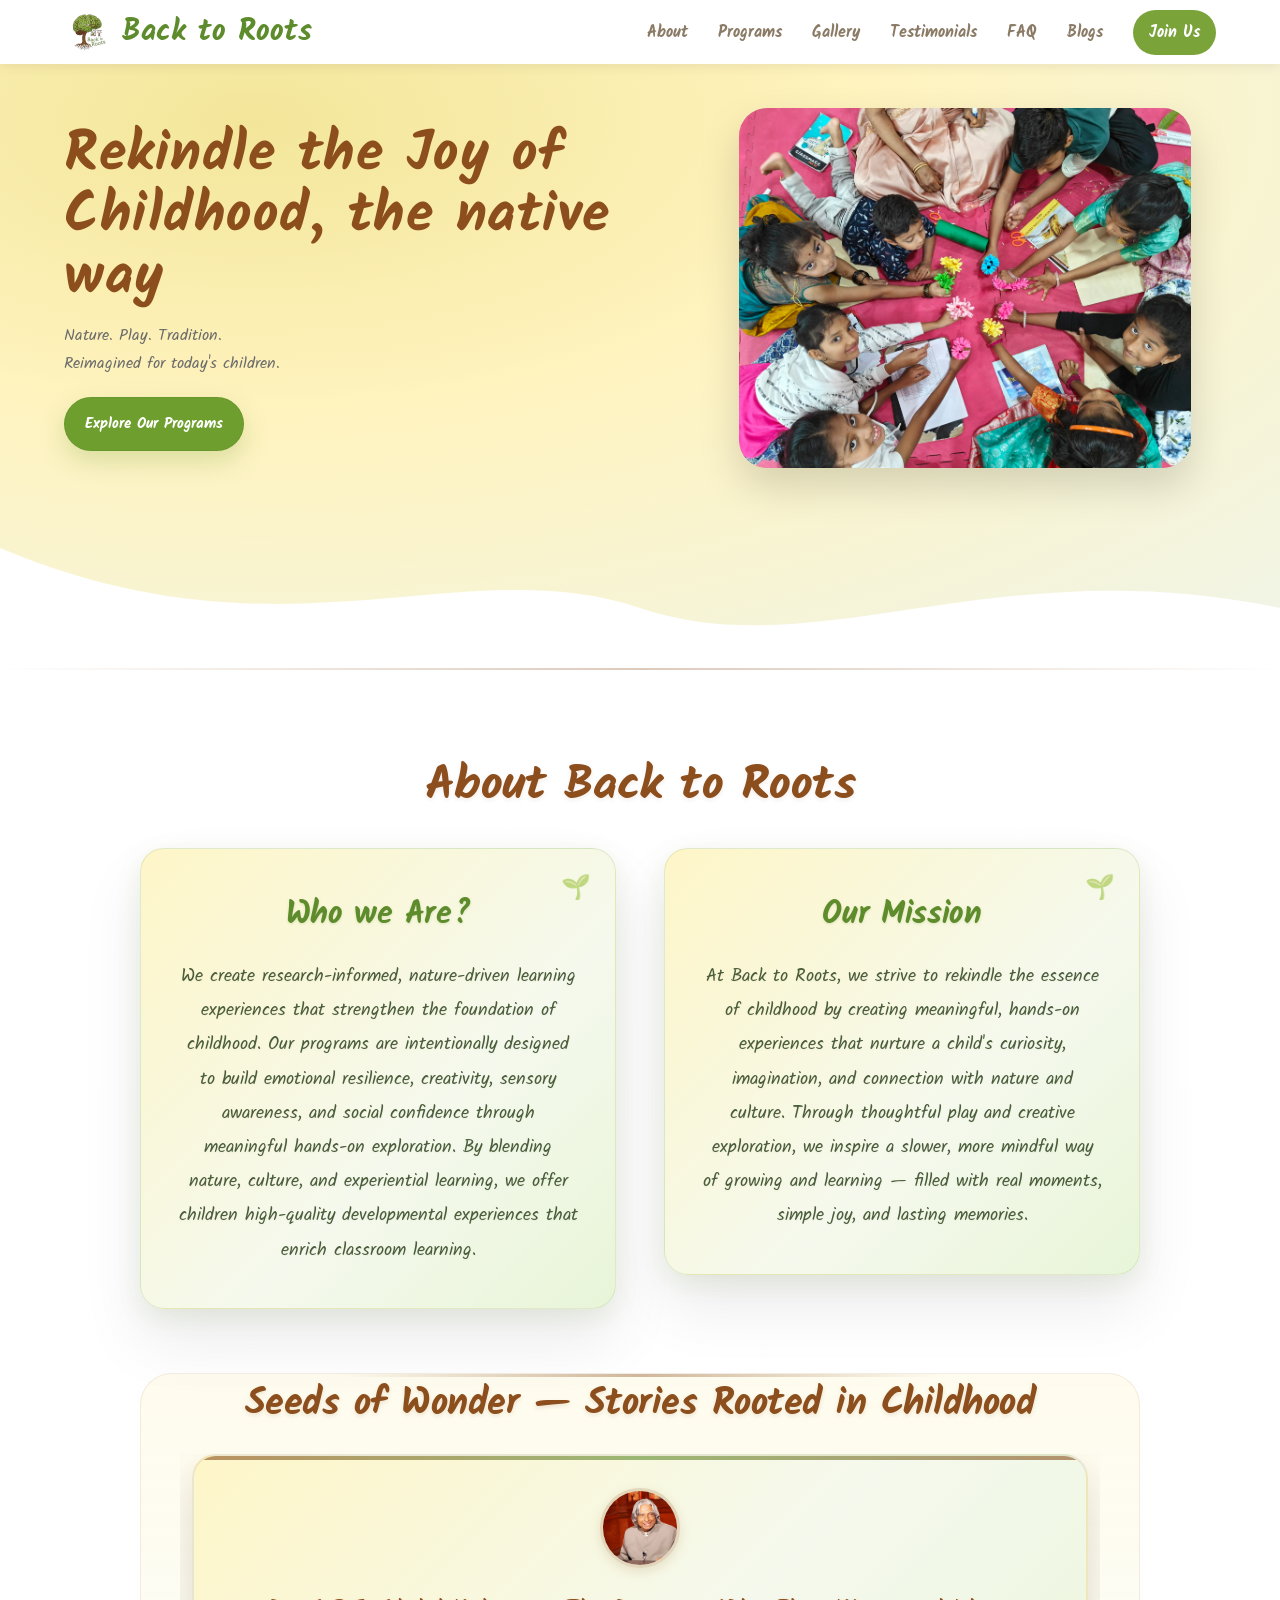
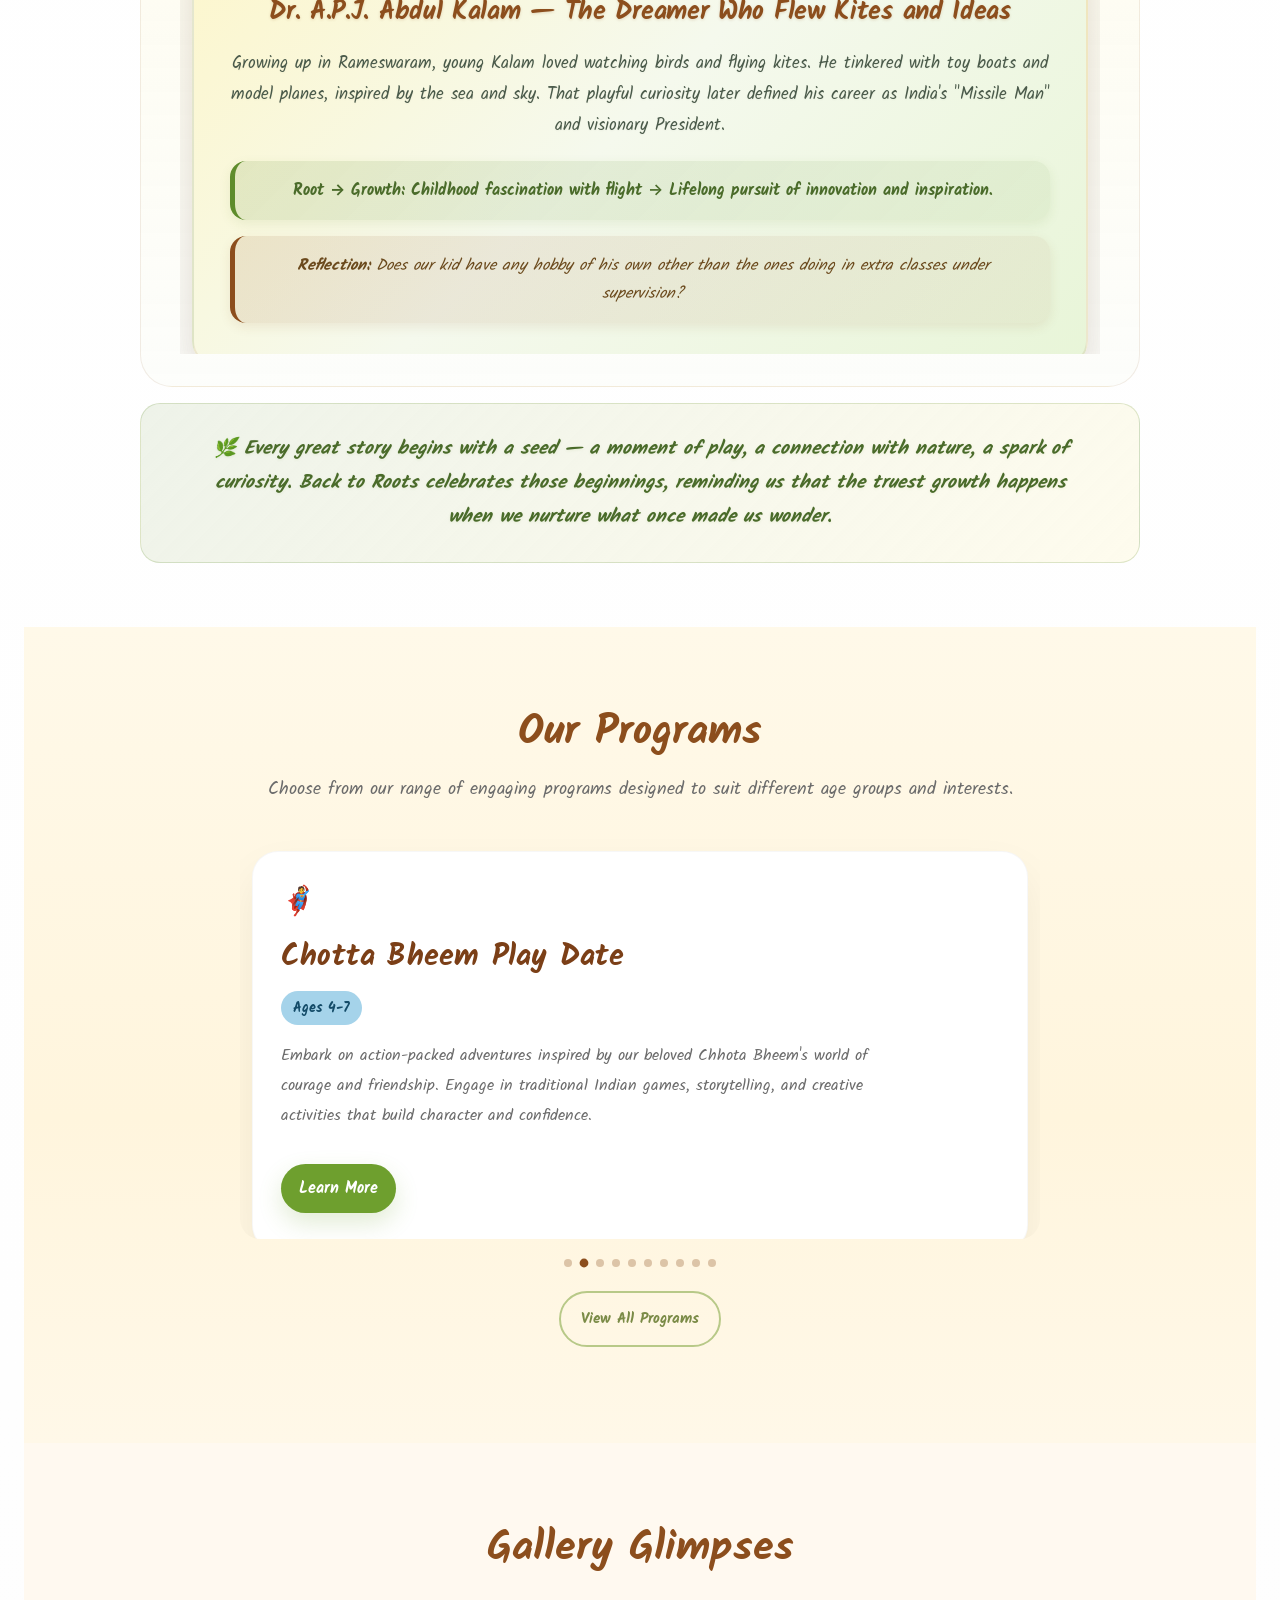
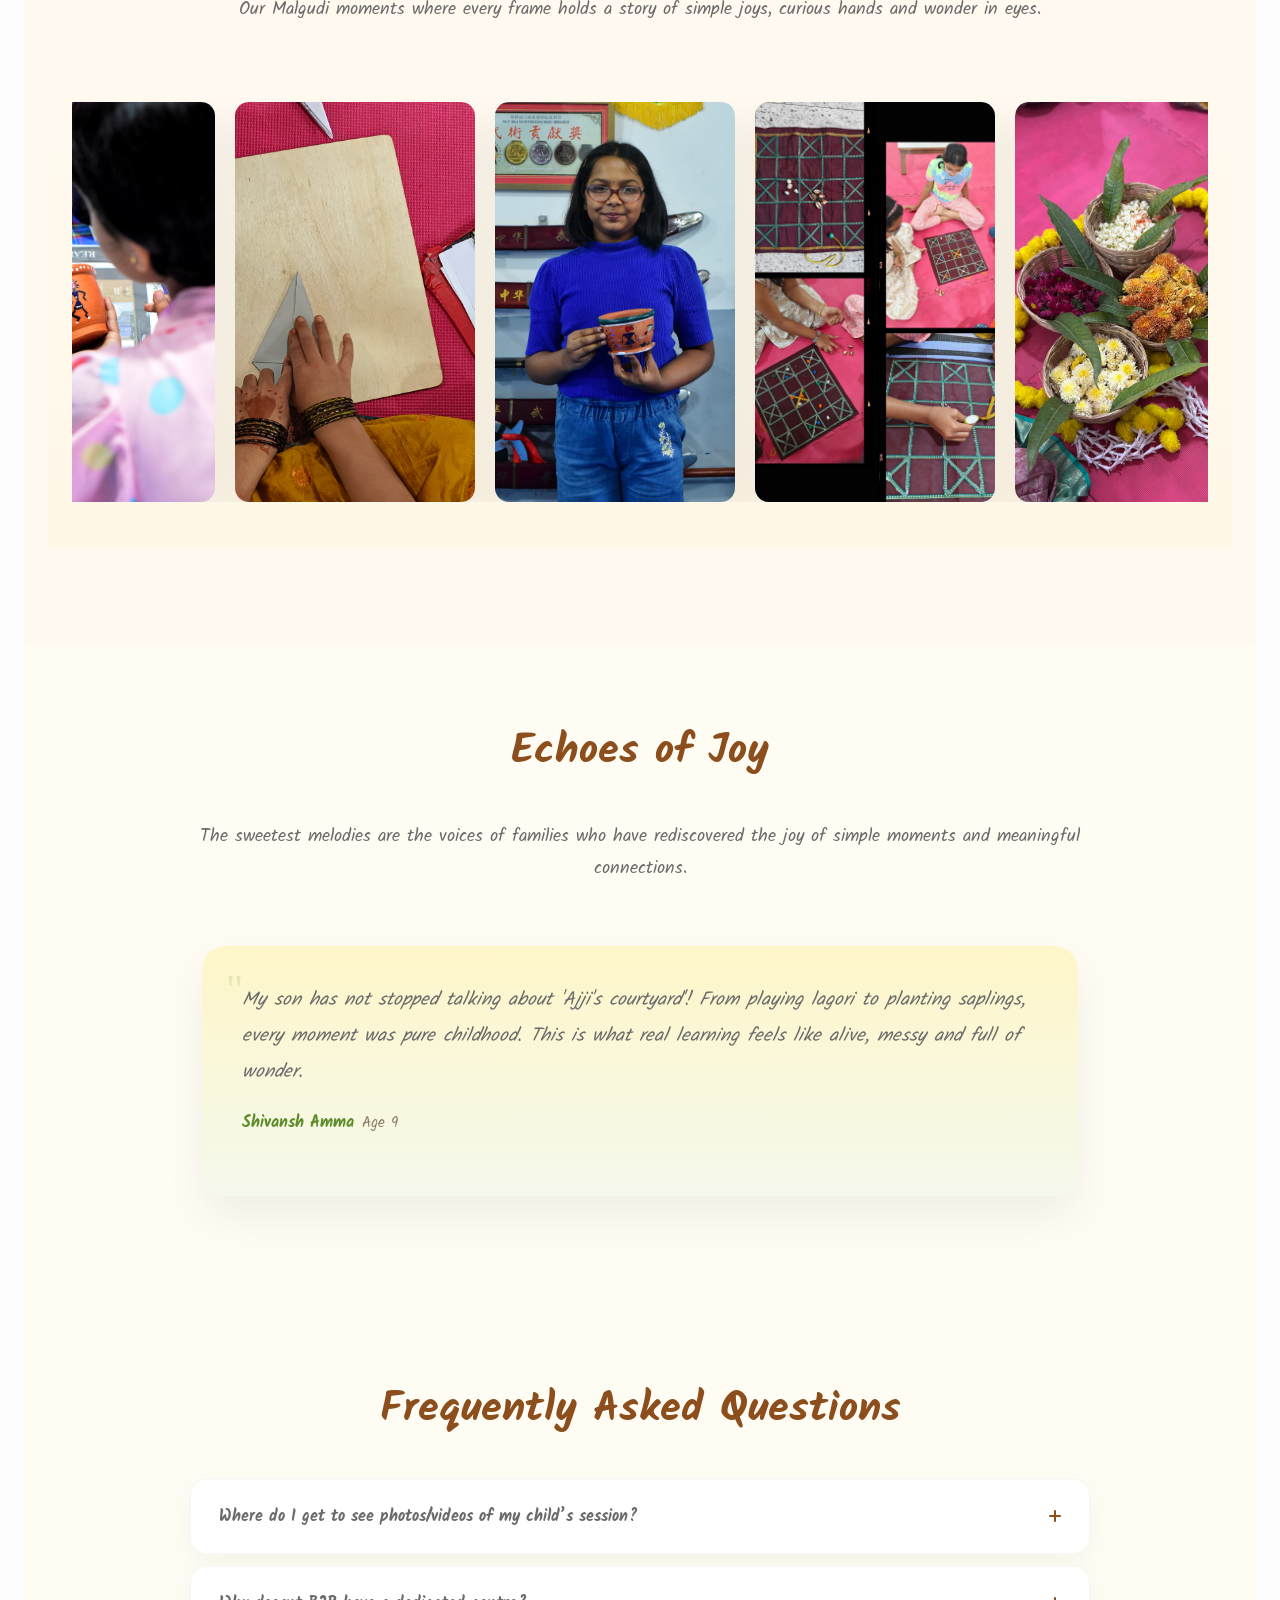
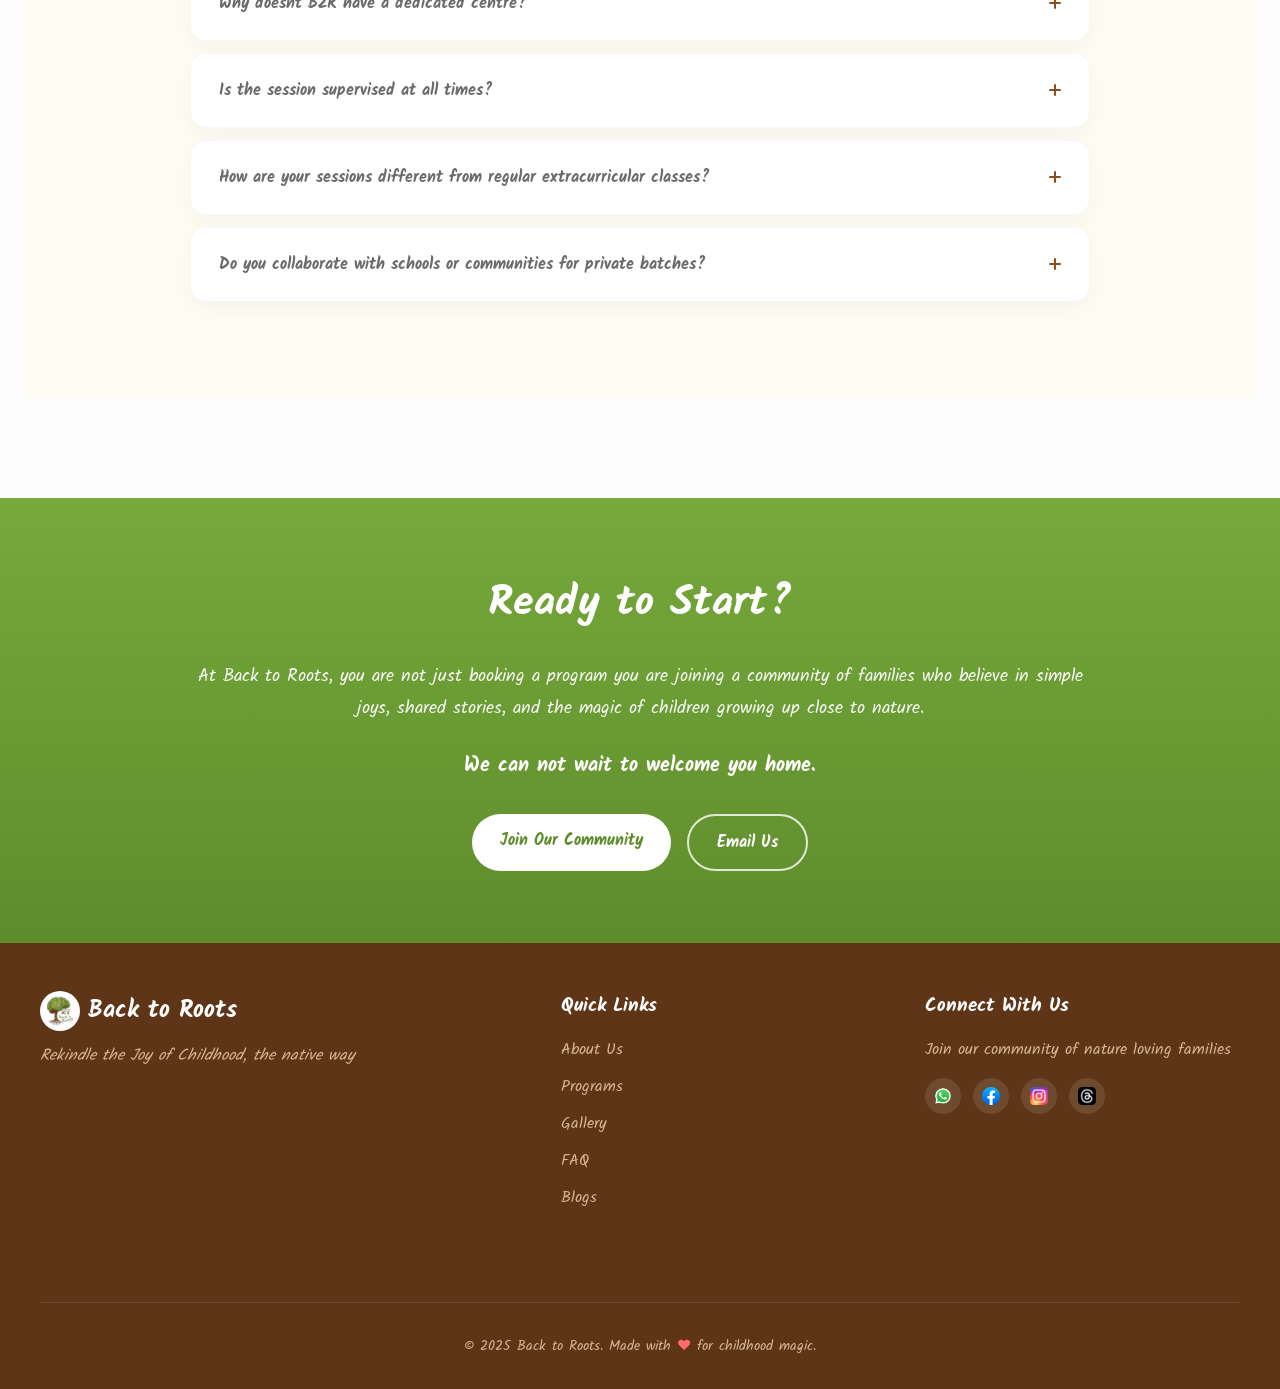
<file: index.html>
<!DOCTYPE html>
<html lang="en">
<head>
  <meta charset="UTF-8">
  <meta name="viewport" content="width=device-width, initial-scale=1.0, maximum-scale=1.0, user-scalable=no">
  <meta name="theme-color" content="#5E8C2C">
  <title>Back To Roots - Unlock Curiosity. Inspire Creativity</title>
  <link rel="icon" type="image/svg+xml" href="./assets/icons/favicon.jpeg" />
  <link rel="preconnect" href="https://fonts.googleapis.com">
  <link rel="preconnect" href="https://fonts.gstatic.com" crossorigin>
  <link href="https://fonts.googleapis.com/css2?family=Baloo+2:wght@600..800&family=Inter:wght@400..800&display=swap" rel="stylesheet">
  <link rel="stylesheet" href="styles.css">
</head>
<body style="padding-top: 60px;">
  <header class="nav">
    <div class="nav__inner">
      <a class="nav__brand" href="#home">
        <img src="./assets/icons/logo-C0GJMs8s.jpeg" alt="Back to Roots Logo" style="height: 50px; vertical-align: middle;">
        <span>Back to Roots</span>
      </a>
      <button class="nav__menu-button" aria-label="Toggle menu">
        <span class="nav__menu-icon"></span>
      </button>
      <div class="nav__links">
        <a href="#about">About</a>
        <a href="#programs">Programs</a>
        <a href="#gallery">Gallery</a>
        <a href="#stories">Testimonials</a>
        <a href="#faq">FAQ</a>
        <a href="./blog/blog.html" target="_blank" rel="noopener noreferrer">Blogs</a>
        <a href="https://wa.me/918095803539?text=Hi%20Back%20To%20Roots%2C%20I%27m%20intereseted%20in%20your%20program.%20Please%20get%20me%20more%20information%20on%20this." target="_blank" class="nav__cta">Join Us</a>
      </div>
    </div>
    <div class="nav__mobile-menu">
      <div class="nav__mobile-menu-inner">
        <div class="nav__mobile-header">
          <a class="nav__mobile-brand">Back To Roots</a>
          <button class="nav__close-button" aria-label="Close menu">
            <!-- <span class="nav__close-icon"></span> -->
          </button>
        </div>
        <div class="nav__mobile-links">
          <a href="#about" class="nav__mobile-link">About</a>
          <a href="#programs" class="nav__mobile-link">Programs</a>
          <a href="#gallery" class="nav__mobile-link">Gallery</a>
          <a href="#stories" class="nav__mobile-link">Testimonials</a>
          <a href="#faq" class="nav__mobile-link">FAQ</a>
          <a href="./blog/blog.html" target="_blank" rel="noopener noreferrer" class="nav__mobile-link">Blogs</a>
          <a href="#contact" class="nav__mobile-link">Contact</a>
        </div>
        <div class="nav__mobile-footer">
          <a href="https://wa.me/918095803539?text=Hi%20Back%20To%20Roots%2C%20I%27m%20intereseted%20in%20your%20program.%20Please%20get%20me%20more%20information%20on%20this." target="_blank" class="nav__mobile-cta">Join Us</a>
        </div>
      </div>
    </div>
  </header>

  <section class="hero" id="home">
    <div class="hero__bg"></div>
    <div class="hero__inner">
      <div class="hero__left">
        <h1 class="hero__title">Rekindle the Joy of<br>Childhood, the native way</h1>
        <!-- <p class="hero__subtitle">A transformative outdoor educational program designed to reconnect children with the natural world through immersive experiences and hands on learning.</p> -->
        <p class="hero__subtitle">Nature. Play. Tradition.
        <br/>Reimagined for today's children.</p>
       <!--  <div class="hero__crafted">
          <span class="sparkle">✨</span> Crafted with care by nature education experts
        </div> -->
        <div class="hero__actions">
          <a href="#programs" class="btn btn--filled">Explore Our Programs</a>
          <!-- <a href="#about" class="btn btn--outline">Learn More</a> -->
        </div>
      </div>
      <div class="hero__right">
        <div class="media-card">
          <img src="./assets/photos/17.jpg" alt="Children playing outdoors" class="media-card__img" />
        </div>
      </div>
    </div>
    <div class="hero__wave">
      <svg width="100%" height="100%" viewBox="0 0 1440 80" fill="none" preserveAspectRatio="none">
        <path d="M0,0 C320,80 520,0 720,40 C920,80 1120,0 1440,40 L1440 80 L0 80 Z" fill="#ffffff"/>
      </svg>
    </div>
  </section>

  <section class="below-hero">
    <div class="about" id="about">
      <div class="about__inner">
        <h2 class="about__title">About Back to Roots</h2>
        
        <div class="about__content-wrapper">
          <div class="mission-card">
          <h3 class="mission__title">Who we Are?</h3>
          <!-- <p class="mission__text">To inspire and empower the next generation of environmental stewards through immersive nature education, fostering a deep appreciation for the natural world and sustainable living practices.</p> -->
          <p class="mission__text">We create research-informed, nature-driven learning experiences that strengthen the foundation of childhood. Our programs are intentionally designed to build emotional resilience, creativity, sensory awareness, and social confidence through meaningful hands-on exploration. By blending nature, culture, and experiential learning, we offer children high-quality developmental experiences that enrich classroom learning.</p>
          </div>

          <div class="mission-card">
          <h3 class="mission__title">Our Mission</h3>
          <!-- <p class="mission__text">To inspire and empower the next generation of environmental stewards through immersive nature education, fostering a deep appreciation for the natural world and sustainable living practices.</p> -->
          <p class="mission__text">At Back to Roots, we strive to rekindle the essence of childhood by creating meaningful, hands-on experiences that nurture a child's curiosity, imagination, and connection with nature and culture. Through thoughtful play and creative exploration, we inspire a slower, more mindful way of growing and learning — filled with real moments, simple joy, and lasting memories.</p>
          </div>
        </div>

        <div class="seeds-section">
          <h3 class="seeds__title">Seeds of Wonder — Stories Rooted in Childhood</h3>
          <!-- <p class="seeds__subtitle">Celebrating icons whose early curiosity, creativity, and connection to play and nature blossomed into lifelong inspiration.</p> -->
          
          <div class="seeds-carousel" id="seedsCarousel" aria-live="polite">
            <div class="seed-item" active>
              <div class="seed-card">
                <div class="seed-card__icon">
                  <img src="./assets/events/Abdul-kalam.jpeg" alt="Dr. A.P.J. Abdul Kalam" class="seed-person-img">
                </div>
                <h4 class="seed-card__title">Dr. A.P.J. Abdul Kalam — The Dreamer Who Flew Kites and Ideas</h4>
                <p class="seed-card__story">Growing up in Rameswaram, young Kalam loved watching birds and flying kites. He tinkered with toy boats and model planes, inspired by the sea and sky. That playful curiosity later defined his career as India's "Missile Man" and visionary President.</p>
                <div class="seed-card__growth"><strong>Root → Growth:</strong> Childhood fascination with flight → Lifelong pursuit of innovation and inspiration.</div>
                <div class="seed-card__reflection"><strong>Reflection:</strong> Does our kid have any hobby of his own other than the ones doing in extra classes under supervision?</div>
              </div>
            </div>

            <div class="seed-item">
              <div class="seed-card">
                <div class="seed-card__icon">
                  <img src="./assets/events/WaltDisney.jpg" alt="Walt Disney" class="seed-person-img">
                </div>
                <h4 class="seed-card__title">Walt Disney — The Boy Who Drew Mice and Dreams</h4>
                <p class="seed-card__story">Walt Disney grew up on a farm in Missouri, surrounded by animals and nature. As a child, he would spend hours sketching the creatures around him and entertaining his siblings with homemade drawings. His love for storytelling and fascination with animals planted the seed of thought for why not the characters in drawing move which resulted in the idea of Animation.</p>
                <div class="seed-card__growth"><strong>Root → Growth:</strong> Childhood sketches of animals → Birth of animation's most beloved world.</div>
                <div class="seed-card__reflection"><strong>Reflection:</strong> Does our kid have space and time in a day to do something out of regular routine?</div>
              </div>
            </div>

           <!--  <div class="seed-item">
              <div class="seed-card">
                <div class="seed-card__icon">
                  <img src="https://images.unsplash.com/photo-1494790108755-2616b332c3db?w=100&h=100&fit=crop&crop=face" alt="J.K. Rowling" class="seed-person-img">
                </div>
                <h4 class="seed-card__title">J.K. Rowling — The Girl Who Found Magic in Everyday Life</h4>
                <p class="seed-card__story">Growing up in a small town in England, Joanne Rowling was often lost in books and daydreams. She loved making up stories for her younger sister, acting them out with toys and imagination. Her love for storytelling, combined with her childhood fascination for nature, trains, later inspired the magical world of Harry Potter. What began as simple tales became one of the most loved stories of the world even today.</p>
                <div class="seed-card__growth"><strong>Root → Growth:</strong> Childhood storytelling and daydreams → Creation of a magical universe of hope and courage.</div>
                <div class="seed-card__reflection"><strong>Reflection:</strong> Are u just reading out bed time stories or you are letting them make up their own creative story?</div>
              </div>
            </div> -->

            <div class="seed-item">
              <div class="seed-card">
                <div class="seed-card__icon">
                  <img src="./assets/events/Rabindrath_Tagore.jpg" alt="Rabindranath Tagore" class="seed-person-img">
                </div>
                <h4 class="seed-card__title">Rabindranath Tagore — The Poet of Nature's Classroom</h4>
                <p class="seed-card__story">As a child in Bengal, Tagore spent hours gazing at trees, birds, and the changing sky. His family's garden became his first classroom — a place where imagination met observation. The rhythm of nature later echoed in his poems and the school he founded, Shantiniketan, where children learned under open skies.</p>
                <div class="seed-card__growth"><strong>Root → Growth:</strong> Wonder for nature → Vision for holistic, creative education.</div>
                <div class="seed-card__reflection"><strong>Reflection:</strong> Are we letting our kid free time to observe the sky, a leaf, or a bark in nature?</div>
              </div>
            </div>

            <div class="seed-item">
              <div class="seed-card">
                <div class="seed-card__icon">
                  <img src="./assets/events/RKLaxman.avif" alt="R.K. Laxman" class="seed-person-img">
                </div>
                <h4 class="seed-card__title">R.K. Laxman — The Boy Who Doodled the Everyday</h4>
                <p class="seed-card__story">In Mysore, a little boy drew on walls, doors, and old notebooks — sketching faces he saw around town. His childhood doodles became his lifelong language. Laxman's sharp eye for human quirks led to the creation of India's most beloved observer — The Common Man.</p>
                <div class="seed-card__growth"><strong>Root → Growth:</strong> Playful doodling → Timeless storytelling through cartoons.</div>
                <div class="seed-card__reflection"><strong>Reflection:</strong> Are we judging everytime our kid draws something imaginary?</div>
              </div>
            </div>

            <div class="seed-item">
              <div class="seed-card">
                <div class="seed-card__icon">
                  <img src="./assets/events/StevenSpielberg.jpg" alt="Steven Spielberg" class="seed-person-img">
                </div>
                <h4 class="seed-card__title">Steven Spielberg — The Boy Who Made Movies in His Backyard</h4>
                <p class="seed-card__story">As a young boy in Arizona, Steven Spielberg was always curious about how stories could come alive. Using his father's 8mm camera, he filmed toy trains crashing, friends acting in adventure scenes & clay models. His backyard became his first film studio, where play met purpose. Those childhood experiments shaped him into one of the world's greatest storytellers — bringing wonder, fear, and imagination to screens everywhere.</p>
                <div class="seed-card__growth"><strong>Root → Growth:</strong> Backyard movie-making → Cinematic magic that reshaped storytelling.</div>
                <div class="seed-card__reflection"><strong>Reflection:</strong> Is your child playing in their own imaginative way or stuck in same child playing area - slides /swings every evening?</div>
              </div>
            </div>
            
        <!--     <div class="seed-item">
              <div class="seed-card">
                <div class="seed-card__icon">
                  <img src="https://images.unsplash.com/photo-1519085360753-af0119f7cbe7?w=100&h=100&fit=crop&crop=face" alt="Satyajit Ray" class="seed-person-img">
                </div>
                <h4 class="seed-card__title">Satyajit Ray — Stories Born from Sketches and Shadows</h4>
                <p class="seed-card__story">Ray's childhood in Kolkata was filled with drawing, storytelling, and puppet-making. He would design characters, narrate tales, and perform them for friends. Those early acts of creative play later grew into cinematic masterpieces like Pather Panchali.</p>
                <div class="seed-card__growth"><strong>Root → Growth:</strong> Child's storytelling play → Human stories that moved the world.</div>
                <div class="seed-card__reflection"><strong>Reflection:</strong> Do we let our kid happily converse something with no definitive agenda or time restrictions?</div>
              </div>
            </div>

            <div class="seed-item">
              <div class="seed-card">
                <div class="seed-card__icon">
                  <img src="https://images.unsplash.com/photo-1438761681033-6461ffad8d80?w=100&h=100&fit=crop&crop=face" alt="M.S. Subbulakshmi" class="seed-person-img">
                </div>
                <h4 class="seed-card__title">M.S. Subbulakshmi — The Girl Whose Songs Touched the Heavens</h4>
                <p class="seed-card__story">Born in Madurai, M.S. began singing devotional songs at local temples before age 10. Her voice, nurtured by simple traditions, soon carried her to world stages — yet her music always echoed the innocence and faith of her roots.</p>
                <div class="seed-card__growth"><strong>Root → Growth:</strong> Temple melodies → Global legacy of soulful devotion.</div>
                <div class="seed-card__reflection"><strong>Reflection:</strong> Does your kid have time to think anything of his own other than ones taught in vocal music class?</div>
              </div>
            </div> 

            <div class="seed-item">
              <div class="seed-card">
                <div class="seed-card__icon">
                  <img src="https://images.unsplash.com/photo-1487412720507-e7ab37603c6f?w=100&h=100&fit=crop&crop=face" alt="Rukmini Devi Arundale" class="seed-person-img">
                </div>
                <h4 class="seed-card__title">Rukmini Devi Arundale — The Dancer Who Revived a Tradition</h4>
                <p class="seed-card__story">As a child, Rukmini was drawn to animals, movement, and color. Her early exposure to art and dance in nature-filled surroundings later inspired her to revive and redefine Bharatanatyam, transforming it into a global art form.</p>
                <div class="seed-card__growth"><strong>Root → Growth:</strong> Early joy of movement → Cultural preservation through art.</div>
                <div class="seed-card__reflection"><strong>Reflection:</strong> Does your kid ever dance instinctively out of joy?</div>
              </div>
            </div>

            <div class="seed-item">
              <div class="seed-card">
                <div class="seed-card__icon">
                  <img src="https://images.unsplash.com/photo-1506794778202-cad84cf45f1d?w=100&h=100&fit=crop&crop=face" alt="Srinivasa Ramanujan" class="seed-person-img">
                </div>
                <h4 class="seed-card__title">Srinivasa Ramanujan — The Boy Who Saw Patterns Everywhere</h4>
                <p class="seed-card__story">In a small town in Tamil Nadu, a quiet boy filled notebooks with numbers. Ramanujan saw beauty and symmetry in everything — from temple carvings to patterns of leaves. With little formal training, his childhood curiosity evolved into one of the greatest mathematical legacies ever known.</p>
                <div class="seed-card__growth"><strong>Root → Growth:</strong> Observation of natural patterns → Discovery of universal mathematical truths.</div>
                <div class="seed-card__reflection"><strong>Reflection:</strong> Which academic subject does your kid love to work on his own? Do we let the child explore more on it?</div>
              </div>
            </div>

            <div class="seed-item">
              <div class="seed-card">
                <div class="seed-card__icon">
                  <img src="https://images.unsplash.com/photo-1544005313-94ddf0286df2?w=100&h=100&fit=crop&crop=face" alt="Amrita Sher-Gil" class="seed-person-img">
                </div>
                <h4 class="seed-card__title">Amrita Sher-Gil — The Child Who Painted Feelings</h4>
                <p class="seed-card__story">Born to an artistic family, Amrita began painting from age five, capturing everyday emotions through color. The hills of Shimla, her pets, and local life shaped her sense of composition. Her childhood play with paints grew into bold canvases that redefined Indian modern art.</p>
                <div class="seed-card__growth"><strong>Root → Growth:</strong> Play with colors → Pioneering voice in modern art.</div>
                <div class="seed-card__reflection"><strong>Reflection:</strong> Have we let our kid draw amidst nature so that the kid feels it can draw its own imagination out of pure love for something?</div>
              </div>
            </div>

            <div class="seed-item">
              <div class="seed-card">
                <div class="seed-card__icon">
                  <img src="https://images.unsplash.com/photo-1580489944761-15a19d654956?w=100&h=100&fit=crop&crop=face" alt="Dr. Vandana Shiva" class="seed-person-img">
                </div>
                <h4 class="seed-card__title">Dr. Vandana Shiva — The Mountain Girl Who Grew Seeds of Change</h4>
                <p class="seed-card__story">Growing up in the foothills of the Himalayas, Vandana spent her childhood exploring forests and rivers. That deep connection with nature shaped her into a scientist and activist defending biodiversity and farmers' rights.</p>
                <div class="seed-card__growth"><strong>Root → Growth:</strong> Bond with forests → Global movement for ecological balance.</div>
                <div class="seed-card__reflection"><strong>Reflection:</strong> Are our kids nature definition is just children's park and home garden?</div>
              </div>
            </div>

            <div class="seed-item">
              <div class="seed-card">
                <div class="seed-card__icon">
                  <img src="https://images.unsplash.com/photo-1472099645785-5658abf4ff4e?w=100&h=100&fit=crop&crop=face" alt="J.R.D. Tata" class="seed-person-img">
                </div>
                <h4 class="seed-card__title">J.R.D. Tata — The Boy Who Looked Up at the Sky</h4>
                <p class="seed-card__story">As a child in Paris, J.R.D. was fascinated by airplanes. He would spend hours watching them take off, dreaming of flying himself. Years later, he became India's first licensed pilot and built one of its greatest industrial empires — grounded in discipline, imagination, and care for people.</p>
                <div class="seed-card__growth"><strong>Root → Growth:</strong> Childhood wonder for flight → Visionary leadership and innovation.</div>
                <div class="seed-card__reflection"><strong>Reflection:</strong> Do we always have a command on our child to have a certain dream?</div>
              </div>
            </div>

            <div class="seed-item">
              <div class="seed-card">
                <div class="seed-card__icon">
                  <img src="https://images.unsplash.com/photo-1507003211169-0a1dd7228f2d?w=100&h=100&fit=crop&crop=face" alt="Arvind Gupta" class="seed-person-img">
                </div>
                <h4 class="seed-card__title">Arvind Gupta — The Toymaker of Curiosity</h4>
                <p class="seed-card__story">Arvind Gupta, a science educator and Padma Shri awardee, has spent decades turning everyday waste into toys that teach. As a child, he loved tinkering — transforming scraps, paper, and bottle caps into working models. He discovered that the simplest materials could spark the deepest curiosity. His playful experiments evolved into a movement that inspires millions of children to explore science through play.</p>
                <div class="seed-card__growth"><strong>Root → Growth:</strong> Playful tinkering with waste → Inspiring generations through simple, creative science.</div>
                <div class="seed-card__reflection"><strong>Reflection:</strong> Are our kids getting unstructured playtime?</div>
              </div>
            </div>
          </div>-->

          
        </div>
      </div>
      <div class="seeds__closing">
        <p class="seeds__closing-text">🌿 Every great story begins with a seed — a moment of play, a connection with nature, a spark of curiosity. Back to Roots celebrates those beginnings, reminding us that the truest growth happens when we nurture what once made us wonder.</p>
      </div>
    </div>

    <div class="programs" id="programs">
      <div class="programs__inner">
        <h2 class="programs__title">Our Programs</h2>
        <p class="programs__subtitle">Choose from our range of engaging programs designed to suit different age groups and interests.</p>

        <div class="programs__carousel" id="programsCarousel" aria-live="polite">
          <!-- Programs will be loaded dynamically -->
        </div>
        
        <div class="programs__indicators" id="programsIndicators">
          <!-- Indicators will be generated dynamically -->
        </div>
        
        <div class="programs__view-all">
          <a href="./programs/programs.html" target="_blank" rel="noopener noreferrer" class="btn btn--outline">View All Programs</a>
        </div>
      </div>
    </div>

    <div class="gallery" id="gallery">
      <div class="gallery__inner">
        <h2 class="gallery__title">Gallery Glimpses</h2>
        <p class="gallery__subtitle">Our Malgudi moments where every frame holds a story of simple joys, curious hands and wonder in eyes.</p>

        <!-- Photo strip: horizontally scrollable photo cards that auto-advance -->
        <section class="photo-strip" aria-label="Photo strip">
          <div class="photo-strip__container" id="photoStrip">
            <!-- Gallery images will be loaded dynamically by JavaScript -->
          </div>
        </section>
      </div>
    </div>

    <div class="stories" id="stories">
      <div class="stories__inner">
        <h2 class="stories__title">Echoes of Joy</h2>
        <p class="stories__subtitle">The sweetest melodies are the voices of families who have rediscovered the joy of simple moments and meaningful connections.</p>

        
        <div class="testimonial-carousel" id="testimonialCarousel" aria-live="polite">
          <div class="testimonial-item active">
            <div class="testimonial-card">
              <span class="testimonial-card__quote">"</span>
              <p class="testimonial-card__text">In a world full of screens, Back to Roots gave my daughter the joy of slowing down. She came home with muddy hands, sparking eyes and stories about composting and crows. I could not have asked for a better Sunday!</p>
              <div class="testimonial-card__footer">
                <span class="testimonial-card__author">Priya Setty</span>
                <span class="testimonial-card__role">Mom of Aarohi, age 8</span>
              </div>
            </div>
          </div>

          <div class="testimonial-item">
            <div class="testimonial-card">
              <span class="testimonial-card__quote">"</span>
              <p class="testimonial-card__text">Back to Roots farm visit was a revelation! Shriya came back with a newfound respect for nature and stories about how our ancestors lived in harmony with the earth. It was like watching her connect the dots of her own heritage.</p>
              <div class="testimonial-card__footer">
                <span class="testimonial-card__author">Tapasvi Patel</span>
                <span class="testimonial-card__role">Mom of Shriya, age 12</span>
              </div>
            </div>
          </div>

          <div class="testimonial-item">
            <div class="testimonial-card">
              <span class="testimonial-card__quote">"</span>
              <p class="testimonial-card__text">My son has not stopped talking about 'Ajji's courtyard'! From playing lagori to planting saplings, every moment was pure childhood. This is what real learning feels like alive, messy and full of wonder.</p>
              <div class="testimonial-card__footer">
                <span class="testimonial-card__author">Shivansh Amma</span>
                <span class="testimonial-card__role">Age 9</span>
              </div>
            </div>
          </div>

          <div class="testimonial-item">
            <div class="testimonial-card">
              <span class="testimonial-card__quote">"</span>
              <p class="testimonial-card__text">Back to Roots didnt just engage my child it touched our whole family. Varuni showed the flower garland she made to her Grany and told about Panchatantra story at dinner, and we ended up sharing our own childhood memories. Its not just workshop, its a bridge across generations </p>
              <div class="testimonial-card__footer">
                <span class="testimonial-card__author">Varuni's Appa</span>
                <span class="testimonial-card__role">Age 8</span>
              </div>
            </div>
          </div>

        </div>
      </div>
    </div>

    <div class="faq" id="faq">
      <div class="faq__inner">
        <h2 class="faq__title">Frequently Asked Questions</h2>
        
        <div class="faq__list">
          <details class="faq-item">
            <summary class="faq-item__question">
              Where do I get to see photos/videos of my child’s session?
              <span class="faq-item__icon"></span>
            </summary>
            <div class="faq-item__answer">
              We capture sweet moments during each workshop and share curated photos and videos with parents in a link afterwards. It’s a great way to witness their joy and growth.
            </div>
          </details>

          <details class="faq-item">
            <summary class="faq-item__question">
              Why doesnt B2R have a dedicated centre?
              <span class="faq-item__icon"></span>
            </summary>
            <div class="faq-item__answer">
              Back to Roots is not a place, its a way of learning, living and growing. B2R mission is to reconnect children with real world settings and not confine them into a building. We have witnessed real learning happens in open spaces and community environments.
            </div>
          </details>

          <details class="faq-item">
            <summary class="faq-item__question">
              Is the session supervised at all times?
              <span class="faq-item__icon"></span>
            </summary>
            <div class="faq-item__answer">
              Absolutely. Safety is our priority. All sessions are facilitated by trained adults who maintain a warm, watchful environment. We work with small groups to ensure every child is seen, heard, and cared for.
            </div>
          </details>

          <details class="faq-item">
            <summary class="faq-item__question">
              How are your sessions different from regular extracurricular classes?
              <span class="faq-item__icon"></span>
            </summary>
            <div class="faq-item__answer">
              We focus on experience, not instruction. Kids don’t just sit and practice, they craft, plant, move, laugh, and reflect. It’s unplugged, grounded in Indian culture, and full of creative freedom helping build emotional intelligence, observation skills, and joy.
            </div>
          </details>

          <!-- <details class="faq-item">
            <summary class="faq-item__question">
              Who are the facilitators, and what’s their background?
              <span class="faq-item__icon"></span>
            </summary>
            <div class="faq-item__answer">
              Our facilitators come from backgrounds in early education, folk art, gardening, and child psychology. More importantly, they love working with children and are passionate about keeping traditional knowledge alive through playful methods.
            </div>
          </details>

          <details class="faq-item">
            <summary class="faq-item__question">
              What if my child misses a session?
              <span class="faq-item__icon"></span>
            </summary>
            <div class="faq-item__answer">
              We understand life happens. While we do not offer refunds for missed sessions, we will try our best to accommodate your child in a future batch or make-up activity depending on availability.
            </div>
          </details> -->

          <details class="faq-item">
            <summary class="faq-item__question">
              Do you collaborate with schools or communities for private batches?
              <span class="faq-item__icon"></span>
            </summary>
            <div class="faq-item__answer">
              Yes! We love working with schools, apartments, and learning communities. If you are an educator or parent who wants to bring Back to Roots to your campus or group, just reach out — we’ll customize it for you, while alligning with our Phyilosophy.
            </div>
          </details>

          <!-- <details class="faq-item">
            <summary class="faq-item__question">
              Are these programs age-specific?
              <span class="faq-item__icon"></span>
            </summary>
            <div class="faq-item__answer">
              Yes. We thoughtfully group children by age to ensure the activities are developmentally engaging. Most workshops are designed for kids aged 4–8 years and 8–12 years, with age-appropriate challenges, learnings and experiences.
            </div>
          </details>

          <details class="faq-item">
            <summary class="faq-item__question">
              Do children need any prior knowledge or skill to join?
              <span class="faq-item__icon"></span>
            </summary>
            <div class="faq-item__answer">
              Not at all! Our programs are beginner friendly. All we ask is that kids come curious, and ready to explore.We make it joyful and meaningful.
            </div>
          </details> -->
        </div>
      </div>
    </div>
  </section>

  <section class="ready-section" id="contact">
    <div class="ready-section__inner">
      <h2 class="ready-section__title">Ready to Start?</h2>
      <p class="ready-section__text">At Back to Roots, you are not just booking a program you are joining a community of families who believe in simple joys, shared stories, and the magic of children growing up close to nature.</p>
      <p class="ready-section__welcome">We can not wait to welcome you home.</p>
        <div class="ready-section__actions">
        <a href="https://chat.whatsapp.com/EznhmH52YwM6JZpNmM6483?mode=ems_share_c" target="_blank" rel="noopener noreferrer" class="ready-section__button ready-section__button--primary">Join Our Community</a>
        <a href="mailto:backtoroot.in@gmail.com" target="_blank" rel="noopener noreferrer" class="ready-section__button ready-section__button--secondary">Email Us</a>
      </div>
    </div>
  </section>

  <footer class="footer">
    <div class="footer__inner">
      <div class="footer__brand-section">
        <a href="#" class="footer__brand">
          <img src="./assets/icons/logo-C0GJMs8s.jpeg" alt="Back to Roots Logo" style="height: 40px; vertical-align: middle; border-radius: 20px;"> 
          Back to Roots
        </a>
        <p class="footer__tagline">Rekindle the Joy of Childhood, the native way</p>
      </div>

      <div class="footer__links-section">
        <h3 class="footer__heading">Quick Links</h3>
        <ul class="footer__links">
          <li><a href="#about">About Us</a></li>
          <li><a href="#programs">Programs</a></li>
          <li><a href="#gallery">Gallery</a></li>
          <li><a href="#faq">FAQ</a></li>
          <li><a href="./blog/blog.html" target="_blank" rel="noopener noreferrer">Blogs</a></li>
        </ul>
      </div>

      <div class="footer__connect-section">
        <h3 class="footer__heading">Connect With Us</h3>
        <p style="color: #D4B594; margin-bottom: 16px;">Join our community of nature loving families</p>
        <div class="footer__social">
          <a href="https://wa.me/918095803539?text=Hi%20Back%20To%20Roots%2C%20I%27m%20intereseted%20in%20your%20program.%20Please%20get%20me%20more%20information%20on%20this." target="_blank" rel="noopener noreferrer" class="footer__social-link" aria-label="WhatsApp">
            <img src="./assets/icons/whatsapp.png" alt="WhatsApp" />
          </a>
          <a href="https://www.facebook.com/profile.php?id=61578203056668" target="_blank" rel="noopener noreferrer" class="footer__social-link" aria-label="Facebook">
            <img src="./assets/icons/facebook.png" alt="Facebook" />
          </a>
          <a href="https://www.instagram.com/backtoroots.kids" target="_blank" rel="noopener noreferrer" class="footer__social-link" aria-label="Instagram">
            <img src="./assets/icons/instagram.png" alt="Instagram" />
          </a>
          <a href="https://www.threads.net/@backtoroots.kids" target="_blank" rel="noopener noreferrer" class="footer__social-link" aria-label="Threads">
            <img src="./assets/icons/threads.png" alt="Threads" />
          </a>
        </div>
      </div>

      <div class="footer__copyright">
        © 2025 Back to Roots. Made with <span class="footer__heart">❤️</span> for childhood magic.
      </div>
    </div>
    </footer>
    <script src="main.js"></script>
</body>
</html>
</file>
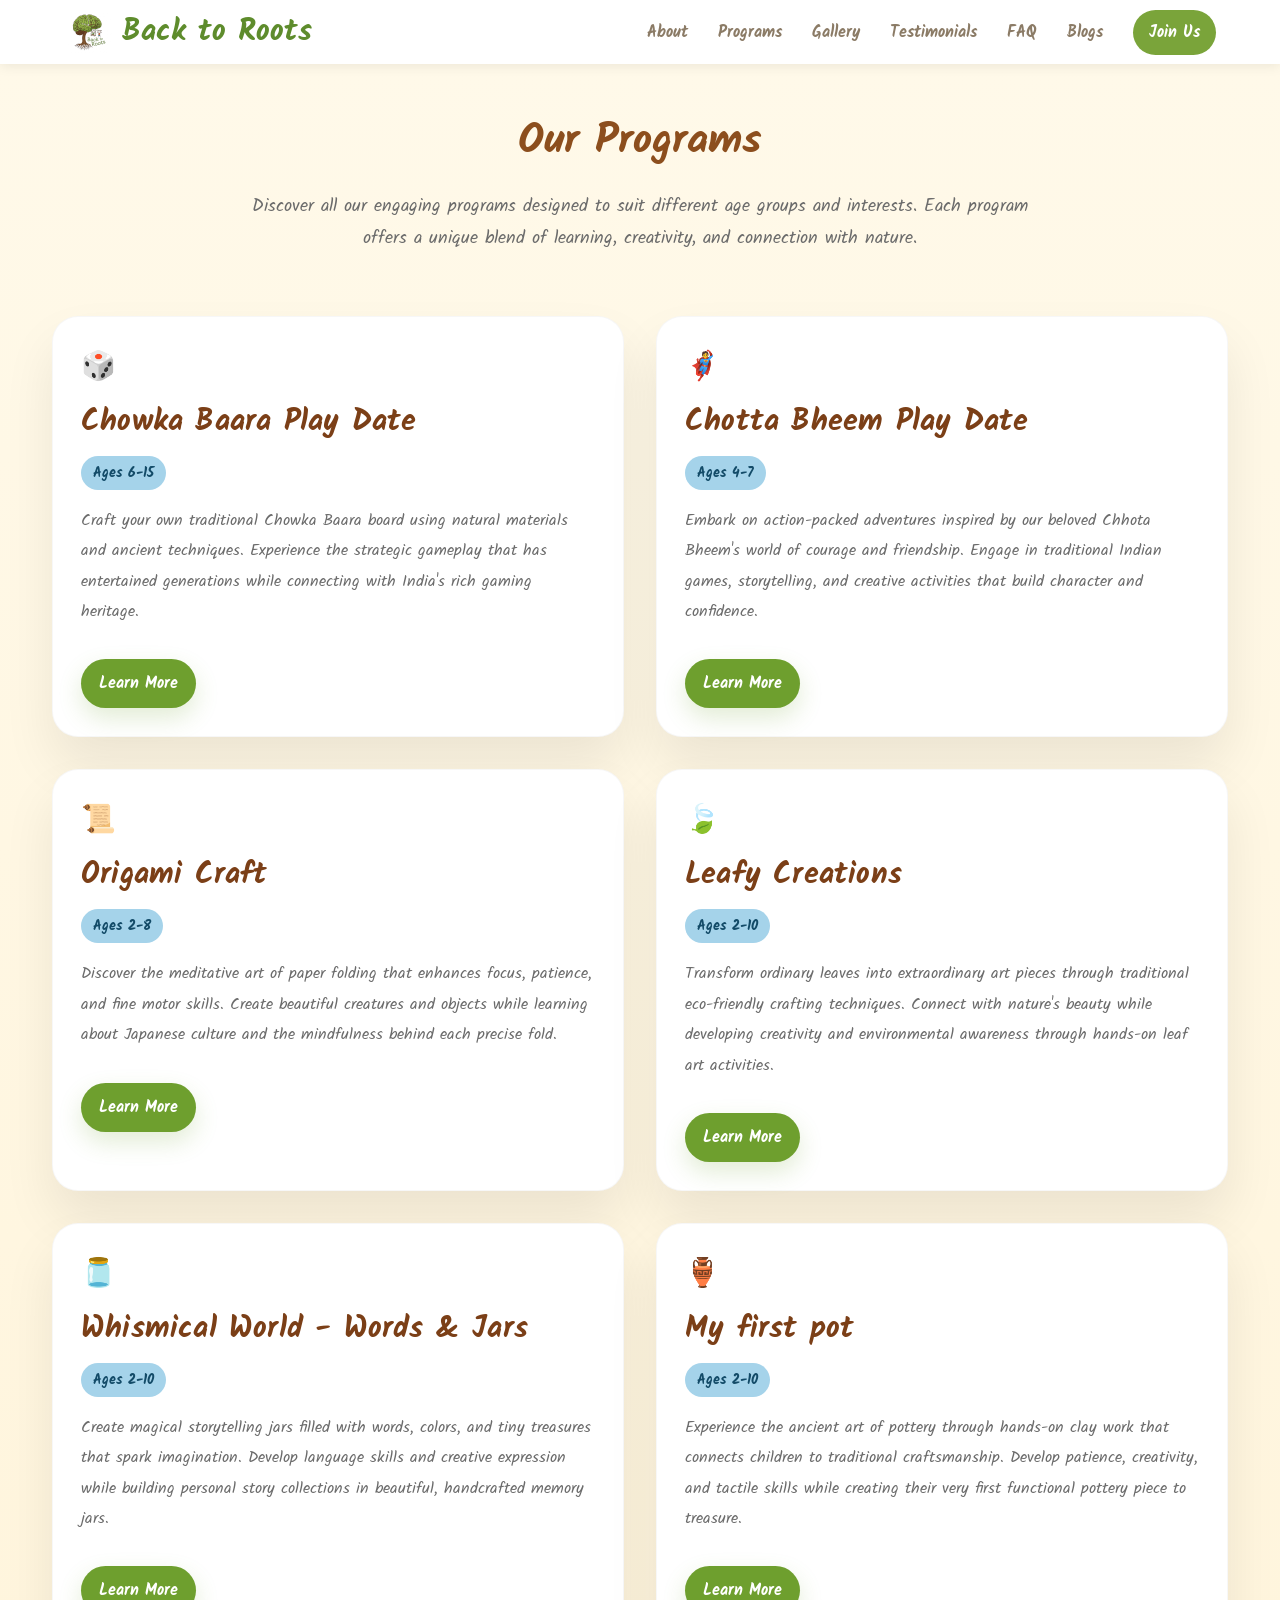
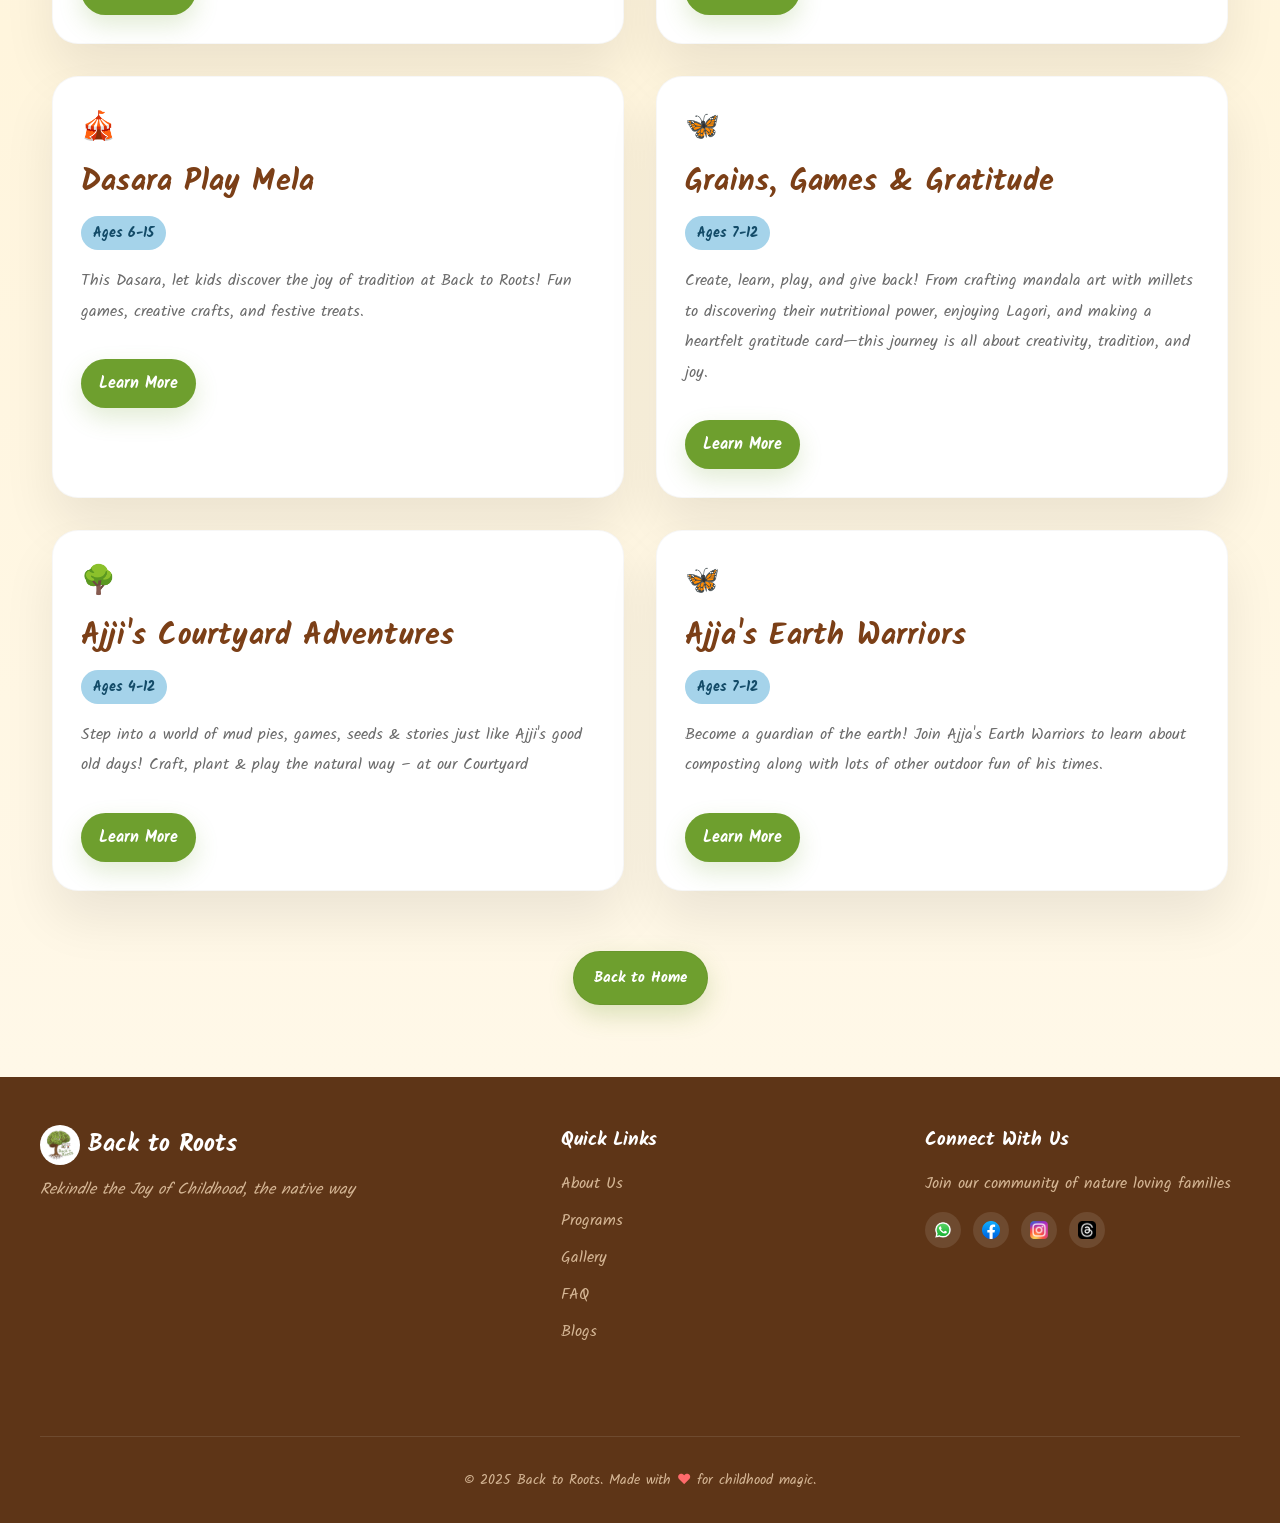
<file: programs/programs.html>
<!DOCTYPE html>
<html lang="en">
<head>
  <meta charset="UTF-8">
  <meta name="viewport" content="width=device-width, initial-scale=1.0, maximum-scale=1.0, user-scalable=no">
  <meta name="theme-color" content="#5E8C2C">
  <title>Our Programs - Back To Roots</title>
  <link rel="icon" type="image/svg+xml" href="../assets/icons/favicon.jpeg" />
  <link rel="preconnect" href="https://fonts.googleapis.com">
  <link rel="preconnect" href="https://fonts.gstatic.com" crossorigin>
  <link href="https://fonts.googleapis.com/css2?family=Baloo+2:wght@600..800&family=Inter:wght@400..800&display=swap" rel="stylesheet">
  <link rel="stylesheet" href="../styles.css">
</head>
<body style="padding-top: 60px;">
  <header class="nav">
    <div class="nav__inner">
      <a class="nav__brand" href="../index.html">
        <img src="../assets/icons/logo-C0GJMs8s.jpeg" alt="Back to Roots Logo" style="height: 50px; vertical-align: middle;">
        <span>Back to Roots</span>
      </a>
      <button class="nav__menu-button" aria-label="Toggle menu">
        <span class="nav__menu-icon"></span>
      </button>
      <div class="nav__links">
        <a href="../index.html#about">About</a>
        <a href="../index.html#programs">Programs</a>
        <a href="../index.html#gallery">Gallery</a>
        <a href="../index.html#stories">Testimonials</a>
        <a href="../index.html#faq">FAQ</a>
        <a href="../blog/blog.html" target="_blank" rel="noopener noreferrer">Blogs</a>
        <a href="https://wa.me/918095803539?text=Hi%20Back%20To%20Roots%2C%20I%27m%20intereseted%20in%20your%20program.%20Please%20get%20me%20more%20information%20on%20this." target="_blank" class="nav__cta">Join Us</a>
      </div>
    </div>
    <div class="nav__mobile-menu">
      <div class="nav__mobile-menu-inner">
        <div class="nav__mobile-header">
          <a class="nav__mobile-brand">Back To Roots</a>
          <button class="nav__close-button" aria-label="Close menu">
            <!-- <span class="nav__close-icon"></span> -->
          </button>
        </div>
        <div class="nav__mobile-links">
          <a href="../index.html#about" class="nav__mobile-link">About</a>
          <a href="../index.html#programs" class="nav__mobile-link">Programs</a>
          <a href="../index.html#gallery" class="nav__mobile-link">Gallery</a>
          <a href="../index.html#stories" class="nav__mobile-link">Testimonials</a>
          <a href="../index.html#faq" class="nav__mobile-link">FAQ</a>
          <a href="../blog/blog.html" target="_blank" rel="noopener noreferrer" class="nav__mobile-link">Blogs</a>
          <a href="../index.html#contact" class="nav__mobile-link">Contact</a>
        </div>
        <div class="nav__mobile-footer">
          <a href="https://wa.me/918095803539?text=Hi%20Back%20To%20Roots%2C%20I%27m%20intereseted%20in%20your%20program.%20Please%20get%20me%20more%20information%20on%20this." target="_blank" class="nav__mobile-cta">Join Us</a>
        </div>
      </div>
    </div>
  </header>

  <main>
    <section class="programs-page">
      <div class="programs-page__inner">
        <div class="programs-page__header">
          <h1 class="programs-page__title">Our Programs</h1>
          <p class="programs-page__subtitle">Discover all our engaging programs designed to suit different age groups and interests. Each program offers a unique blend of learning, creativity, and connection with nature.</p>
        </div>

        <div class="programs__grid" id="programs-grid">
          <!-- Programs will be loaded dynamically -->
        </div>

        <div class="programs-page__back">
          <a href="../index.html#programs" class="btn btn--filled">Back to Home</a>
        </div>
      </div>
    </section>
  </main>

  <footer class="footer">
    <div class="footer__inner">
      <div class="footer__brand-section">
        <a href="../index.html" class="footer__brand">
          <img src="../assets/icons/logo-C0GJMs8s.jpeg" alt="Back to Roots Logo" style="height: 40px; vertical-align: middle; border-radius: 20px;"> 
          Back to Roots
        </a>
        <p class="footer__tagline">Rekindle the Joy of Childhood, the native way</p>
      </div>

      <div class="footer__links-section">
        <h3 class="footer__heading">Quick Links</h3>
        <ul class="footer__links">
          <li><a href="../index.html#about">About Us</a></li>
          <li><a href="../index.html#programs">Programs</a></li>
          <li><a href="../index.html#gallery">Gallery</a></li>
          <li><a href="../index.html#faq">FAQ</a></li>
          <li><a href="../blog/blog.html" target="_blank" rel="noopener noreferrer">Blogs</a></li>
        </ul>
      </div>

      <div class="footer__connect-section">
        <h3 class="footer__heading">Connect With Us</h3>
        <p style="color: #D4B594; margin-bottom: 16px;">Join our community of nature loving families</p>
        <div class="footer__social">
          <a href="https://wa.me/918095803539?text=Hi%20Back%20To%20Roots%2C%20I%27m%20intereseted%20in%20your%20program.%20Please%20get%20me%20more%20information%20on%20this." target="_blank" rel="noopener noreferrer" class="footer__social-link" aria-label="WhatsApp">
            <img src="../assets/icons/whatsapp.png" alt="WhatsApp" />
          </a>
          <a href="https://www.facebook.com/profile.php?id=61578203056668" target="_blank" rel="noopener noreferrer" class="footer__social-link" aria-label="Facebook">
            <img src="../assets/icons/facebook.png" alt="Facebook" />
          </a>
          <a href="https://www.instagram.com/backtoroots.kids" target="_blank" rel="noopener noreferrer" class="footer__social-link" aria-label="Instagram">
            <img src="../assets/icons/instagram.png" alt="Instagram" />
          </a>
          <a href="https://www.threads.net/@backtoroots.kids" target="_blank" rel="noopener noreferrer" class="footer__social-link" aria-label="Threads">
            <img src="../assets/icons/threads.png" alt="Threads" />
          </a>
        </div>
      </div>

      <div class="footer__copyright">
        © 2025 Back to Roots. Made with <span class="footer__heart">❤️</span> for childhood magic.
      </div>
    </div>
  </footer>
  <script src="../main.js"></script>
  <script>
    // Load and render programs dynamically
    async function loadPrograms() {
      try {
        const response = await fetch('../data/programs.json');
        const data = await response.json();
        const programsGrid = document.getElementById('programs-grid');
        
        if (data.programs && data.programs.length > 0) {
          data.programs.forEach(program => {
            const programCard = createProgramCard(program);
            programsGrid.appendChild(programCard);
          });
        }
      } catch (error) {
        console.error('Error loading programs:', error);
        // Fallback content
        document.getElementById('programs-grid').innerHTML = '<p>Unable to load programs. Please try again later.</p>';
      }
    }

    function createProgramCard(program) {
      const card = document.createElement('div');
      card.className = 'p-card';
      
      // Adjust URL for programs.html page (we're already in the programs folder)
      let adjustedUrl = program.url;
      if (adjustedUrl.startsWith('./programs/')) {
        adjustedUrl = adjustedUrl.replace('./programs/', './');
      }
      
      card.innerHTML = `
        <div class="p-card__icon">${program.icon}</div>
        <h3 class="p-card__title">${program.title}</h3>
        <div class="p-card__pills">
          <span class="pill pill--age">${program.ageGroup}</span>
        </div>
        <p class="p-card__desc">${program.description}</p>
        <a href="${adjustedUrl}" target="_blank" rel="noopener noreferrer" class="p-card__cta">Learn More</a>
      `;
      
      return card;
    }

    // Load programs when the page loads
    document.addEventListener('DOMContentLoaded', loadPrograms);
  </script>
</body>
</html>
</file>
<file: styles.css>
/* Import Google Fonts - Hand-drawn style to match logo */
@import url('https://fonts.googleapis.com/css2?family=Kalam:wght@300;400;700&family=Caveat:wght@400;500;600;700&family=Amatic+SC:wght@400;700&family=Inter:wght@300;400;500;600;700&display=swap');

/* S.nav__mobile-me.nav__mobile-menu {
  position: fixed;
  top: 0;
  right: -100%;
  bottom: 0;
  width: 100%;
  max-width: 400px;
  background: #ffffff;
  z-index: 1000;
  transition: right 0.3s ease;
  display: flex;
  flex-direction: column;
  padding: 24px;
  box-shadow: -4px 0 20px rgba(0, 0, 0, 0.15);
  backdrop-filter: none;
  -webkit-backdrop-filter: none;
}: fixed;
  top: 0;
  right: -100%;
  bottom: 0;
  width: 100%;
  max-width: 400px;
  background: #ffffff;
  z-index: 1000;
  transition: right 0.3s ease;
  display: flex;
  flex-direction: column;
  padding: 24px;
  box-shadow: -4px 0 20px rgba(0, 0, 0, 0.15);
  background-color: #ffffff;
} hero page */
* { box-sizing: border-box; }
html { 
    scroll-behavior: smooth;
    height: 100%;
}
body { 
    margin: 0;
    padding-top: 64px; /* Match nav height */
    font-family: 'Kalam', 'Caveat', 'Amatic SC', Inter, system-ui, sans-serif; 
    color: #4b4b4b; 
    background: #fff;
    min-height: 100%;
    position: relative;
    overflow-y: auto;
    overflow-x: hidden;
}

/* Mobile Menu */

/* Mobile Menu */
.nav__mobile-menu {
  position: fixed;
  top: 0;
  right: -100%;
  bottom: 0;
  width: 100%;
  max-width: 400px;
  background-color: #ffffff;
  z-index: 1000;
  transition: right 0.3s ease;
  display: flex;
  flex-direction: column;
  padding: 20px;
  box-shadow: -4px 0 20px rgba(0, 0, 0, 0.1);
}

/* Menu content wrapper to ensure solid background */
.nav__mobile-menu::before {
  position: relative;
  /* top: 0; */
  /* left: 0;
  right: 0;
  bottom: 0; */
  background-color: #ffffff!important;
  /* z-index: -1; */
}

.nav__mobile-menu-inner {
  position: relative;
  /* z-index: 2; */
  /* display: flex; */
  flex-direction: column;
  height: 100%;
  /* gap: 20px; */
  background-color: #ffffff!important;
}

.nav__mobile-header {
  border-bottom: 1px solid #f0f0f0;
  background-color: #ffffff!important;
  /* padding-bottom: 16px; */
  /* margin-bottom: 16px; */
}

.nav__mobile-links {
  display: flex;
  flex-direction: column;
  gap: 24px;
  background-color: #ffffff !important;
  font-size: 16px;
  color: #333333;
  text-decoration: none;
  font-weight: 500;
  padding: 8px 0;
  transition: color 0.2s ease;
}

.nav__mobile-link:hover {
  color: #5E8C2C;
}

.nav__mobile-footer {
  margin-top: auto;
  padding-top: 24px;
  border-top: 1px solid #f0f0f0;
  background-color: #ffffff !important;
}

.nav__mobile-cta {
  display: block;
  width: 100%;
  background: #5E8C2C;
  color: #ffffff;
  text-align: center;
  padding: 16px 24px;
  border-radius: 8px;
  font-weight: 600;
  font-size: 15px;
  text-decoration: none;
  transition: background-color 0.2s ease;
}

.nav__mobile-cta:hover {
  background: #5E8C2C;
  margin: 0;
  font-family: Inter, system-ui, -apple-system, Segoe UI, Roboto, Arial, sans-serif;
  color: #4b4b4b;
  background: #fff;
}

/* Prevent scroll when menu is open */
body.menu-open {
  overflow: hidden;
}

/* Top Nav */
.nav { 
  position: fixed; 
  top: 0; 
  left: 0;
  right: 0;
  z-index: 1000; 
  background: rgba(255, 255, 255, 0.98)!important; 
  box-shadow: 0 2px 12px rgba(0,0,0,0.08);
  backdrop-filter: blur(8px);
  -webkit-backdrop-filter: blur(8px);
  height: 64px;
  /* display: flex; */
  align-items: center;
}

.nav__inner { 
  max-width: 1200px; 
  margin: 0 auto; 
  padding: 0 24px; 
  display: flex; 
  align-items: center; 
  justify-content: space-between;
  position: relative;
  height: 64px;
}

/* Mobile Menu Button */
.nav__menu-button {
  display: none;
  background: none;
  border: none;
  width: 44px;
  height: 44px;
  padding: 10px;
  cursor: pointer;
  position: relative;
  z-index: 1001;
  border-radius: 50%;
  margin-left: auto;
  transition: all 0.3s ease;
  -webkit-tap-highlight-color: transparent;
}

.nav__menu-button:hover {
  background-color: rgba(94,140,44,0.1);
}

.nav__menu-icon {
  display: block;
  width: 24px;
  height: 2px;
  background: #5E8C2C;
  position: relative;
  transition: background 0.3s ease;
}

.nav__menu-icon::before,
.nav__menu-icon::after {
  content: '';
  position: absolute;
  left: 0;
  width: 24px;
  height: 2px;
  background: #5E8C2C;
  transition: transform 0.3s ease;
}

.nav__menu-icon::before { top: -8px; }
.nav__menu-icon::after { bottom: -8px; }

/* Mobile Menu Open State */


.nav.menu-open .nav__menu-icon::before {
  transform: rotate(45deg);
  top: 0;
}

.nav.menu-open .nav__menu-icon::after {
  transform: rotate(-45deg);
  bottom: 0;
}

/* Mobile Menu */
/* Mobile Menu */
/* Mobile Menu Overlay */
.nav__overlay {
  position: fixed;
  top: 64px;
  left: 0;
  right: 0;
  bottom: 0;
  background: rgba(0, 0, 0, 0.5);
  z-index: 999;
  opacity: 0;
  visibility: hidden;
  transition: all 0.3s ease;
  backdrop-filter: blur(4px);
  -webkit-backdrop-filter: blur(4px);
}

.nav.menu-open .nav__overlay {
  opacity: 1;
  visibility: visible;
}

/* Mobile Menu */
.nav__mobile-menu {
  position: fixed;
  top: 64px;
  right: -100%;
  bottom: 0;
  width: 100%;
  max-width: 400px;
  background: #ffffff !important;
  z-index: 1001;
  transition: all 0.3s ease;
  display: flex;
  flex-direction: column;
  padding: 24px;
  box-shadow: -8px 0 30px rgba(0, 0, 0, 0.15);
  border-left: 1px solid rgba(0, 0, 0, 0.05);
}

.nav.menu-open .nav__mobile-menu {
  right: 0;
}

.nav__mobile-header {
  display: flex;
  align-items: center;
  justify-content: space-between;
  margin-bottom: 40px;
}

.nav__mobile-brand {
  color: #4A61DD;
  font-family: Inter, system-ui, sans-serif;
  font-size: 30px !important;
  font-weight: 800;
  text-decoration: none;
}

.nav__mobile-links {
  display: flex;
  flex-direction: column;
  gap: 32px;
  margin-top: 20px;
}

.nav__mobile-link {
  color: #8C4E1D;
  font-family: Inter, system-ui, sans-serif;
  font-size: 16px;
  font-weight: 500;
  text-decoration: none;
  transition: color 0.2s ease;
  padding: 4px 0;
}

.nav__mobile-link:hover {
  color: #5E8C2C;
}

.nav__mobile-footer {
  margin-top: auto;
  padding-top: 40px;
}

.nav__mobile-cta {
  display: block;
  width: 100%;
  background: #5E8C2C;
  color: #ffffff;
  font-family: Inter, system-ui, sans-serif;
  font-size: 15px;
  font-weight: 600;
  text-align: center;
  text-decoration: none;
  padding: 16px 24px;
  border-radius: 8px;
  transition: background-color 0.2s ease;
}

.nav__mobile-cta:hover {
  background: #5E8C2C;
}

.nav__close-button {
  width: 40px;
  height: 40px;
  background: none;
  border: none;
  padding: 8px;
  cursor: pointer;
  border-radius: 50%;
  transition: background-color 0.2s ease;
  display: flex;
  align-items: center;
  justify-content: center;
}

.nav__close-button:hover {
  background: rgba(0,0,0,0.05);
}

.nav__close-icon {
  position: relative;
  width: 20px;
  height: 20px;
}

.nav__close-icon::before,
.nav__close-icon::after {
  content: '';
  position: absolute;
  width: 20px;
  height: 2px;
  background: #8C4E1D;
  top: 50%;
  left: 0;
  transition: background-color 0.2s ease;
}

.nav__close-icon::before {
  transform: rotate(45deg);
}

.nav__close-icon::after {
  transform: rotate(-45deg);
}

.nav__close-button:hover .nav__close-icon::before,
.nav__close-button:hover .nav__close-icon::after {
  background: #5E8C2C;
}

.nav.menu-open .nav__mobile-menu {
  right: 0;
  transform: translateX(0);
}

/* Body when menu is open */
body.menu-open {
  overflow: hidden;
}

/* Reset body state when menu is closed */
body:not(.menu-open) {
  overflow: auto;
}

/* Main content when menu is open */
body.menu-open .main-content {
  filter: blur(4px);
  transition: filter 0.3s ease;
  pointer-events: none;
}

/* Reset main content when menu is closed */
body:not(.menu-open) .main-content {
  filter: none;
  pointer-events: auto;
}

.nav.menu-open .nav__mobile-menu {
  opacity: 1;
  visibility: visible;
  pointer-events: auto;
}

.nav.menu-open .nav__mobile-menu {
  opacity: 1;
  visibility: visible;
}

.nav__mobile-menu-inner {
    background-color: white!important;
  /* display: flex; */
  flex-direction: column;
  height: 100%;
  /* padding: 20px; */
}

.nav__mobile-header {
  display: flex;
  justify-content: space-between;
  align-items: center;
  margin-bottom: 40px;
}

.nav__mobile-brand {
  color: #5E8C2C;
  font-size: 16px;
  text-decoration: none;
}

.nav__mobile-links {
  display: flex;
  flex-direction: column;
  gap: 24px;
  flex: 1;
  padding-left: 20px;
}

.nav__mobile-link {
  color: #000;
  text-decoration: none;
  font-size: 16px;
  padding: 4px 0;
  border-bottom: 1px solid transparent;
  transition: border-color 0.2s ease;
}

.nav__mobile-link:hover,
.nav__mobile-link.active {
  border-bottom-color: #000;
}

.nav__mobile-footer {
  margin-top: auto;
  padding-top: 20px;
}

.nav__mobile-cta {
  display: block;
  background: #5E8C2C;
  color: #fff;
  text-decoration: none;
  padding: 16px 20px;
  border-radius: 8px;
  text-align: center;
  font-size: 15px;
  transition: background-color 0.2s ease;
}

.nav__mobile-cta:hover {
  background: #5E8C2C;
}

.nav__mobile-link {
  font-size: 18px;
  color: #333333;
  text-decoration: none;
  font-weight: 600;
  transition: all 0.2s ease;
  position: relative;
  padding: 12px 0;
  display: block;
  border-bottom: 1px solid #f0f0f0;
}

.nav__mobile-link:hover {
  color: #5E8C2C;
  padding-left: 8px;
}

.nav__mobile-link--cta {
  margin-top: 16px;
  background: #5E8C2C;
  color: white !important;
  padding: 14px 32px;
  border-radius: 9999px;
  font-size: 18px;
  opacity: 1;
  width: 100%;
  max-width: 200px;
  box-shadow: 0 4px 12px rgba(94,140,44,0.2);
}

.nav__mobile-link--cta:hover {
  background: #5E8C2C;
  transform: translateY(-1px);
  box-shadow: 0 6px 16px rgba(94,140,44,0.25);
}
.nav__brand { display: flex; align-items: center; gap: 8px; font-weight: 700; color: #5e8c2c; font-size: 30px; font-family: 'Kalam', 'Caveat', Inter, system-ui, sans-serif; text-decoration: none; }
.nav__brand span { color: #5e8c2c; }
.nav__links a { color: #8b7b66; text-decoration: none; font-weight: 600; margin-left: 24px; }
.nav__links a:hover { color: #5e8c2c; }
.nav__cta { background: #7AA43A; color: #fff !important; padding: 10px 16px; border-radius: 9999px; border: 0; }

/* Hero */
.hero { position: relative; overflow: hidden; }
.hero__bg { position: absolute; inset: 0; background: radial-gradient(120% 120% at 20% 10%, #F3E69A 0%, #FFF3BF 40%, #F0F5E9 100%); }
.hero__inner { position: relative; max-width: 1200px; margin: 0 auto; padding: 48px 24px 40px; display: grid; grid-template-columns: 1.2fr 1fr; gap: 48px; align-items: center; }
.hero__title { margin: 0 0 12px; font-family: 'Kalam', 'Caveat', 'Amatic SC', Inter, system-ui, sans-serif; font-size: 56px; line-height: 1.1; color: #8C4E1D; letter-spacing: 0.5px; font-weight: 700; }
.hero__subtitle { margin: 0 0 18px; font-size: 16px; line-height: 1.8; color: #6b6b6b; max-width: 600px; }
.hero__crafted { display: inline-flex; align-items: center; gap: 8px; font-size: 13px; color: #7A6D57; margin: 10px 0 24px; }
.sparkle { font-size: 16px; }
.hero__actions { display: flex; gap: 16px; }

.btn { display: inline-block; border-radius: 9999px; padding: 14px 20px; font-weight: 800; text-decoration: none; font-size: 15px; }
.btn--filled { background: #6E9F2E; color: #fff; box-shadow: 0 10px 24px rgba(110,159,46,0.25); border: 1px solid rgba(0,0,0,0.05); }
.btn--filled:hover { background: #648F29; }
.btn--outline { background: transparent; color: #7B8B47; border: 2px solid #B8C988; }
.btn--outline:hover { background: rgba(184,201,136,0.1); }

.hero__right { display: flex; align-items: center; justify-content: center; }
.media-card { width: min(540px, 90%); height: 360px; border-radius: 28px; background: radial-gradient(120% 120% at 20% 10%, rgba(200,226,197,0.9) 0%, rgba(161,199,156,0.85) 45%, rgba(186,165,113,0.8) 100%); box-shadow: 0 18px 40px rgba(0,0,0,0.15); }

/* Responsive hero image inside media-card */
.media-card { position: relative; overflow: hidden; }
.media-card__img { position: absolute; inset: 0; width: 100%; height: 100%; object-fit: cover; display: block; }

@media (max-width: 767px) {
  .media-card { height: 280px; }
}

@media (min-width: 1440px) {
  .media-card { height: 420px; }
}

.hero__wave { position: relative; margin-top: 40px; }
.hero__wave svg { display: block; width: 100%; height: 120px; }

.below-hero { 
    background: #ffffff;
    position: relative;
    z-index: 1;
}

/* Main content wrapper */
.main-content {
    position: relative;
    z-index: 1;
    background: #ffffff;
    min-height: calc(100vh - 64px);
    margin-top: 0;
}

/* About section */
.about { 
  background: linear-gradient(180deg, #ffffff 0%, #fefefe 50%, #fdfdfd 100%); 
  padding: 80px 24px 100px; 
  position: relative;
}

.about::before {
  content: '';
  position: absolute;
  top: 0;
  left: 0;
  right: 0;
  height: 2px;
  background: linear-gradient(90deg, transparent 0%, #8C4E1D 50%, transparent 100%);
  opacity: 0.3;
}

.about__inner { 
  max-width: 1000px; 
  margin: 0 auto; 
  text-align: center; 
}

.about__title { 
  font-family: 'Kalam', 'Caveat', 'Amatic SC', Inter, system-ui, sans-serif; 
  font-size: 48px; 
  color: #8C4E1D; 
  margin: 0 0 24px; 
  font-weight: 700; 
  text-shadow: 0 2px 4px rgba(140, 78, 29, 0.1);
  letter-spacing: -0.5px;
}

.about__content-wrapper {
  display: flex;
  gap: 48px;
  align-items: flex-start;
  margin: 0 auto 48px;
  max-width: 1200px;
}

.about__lead { 
  color: #5a5a5a; 
  font-size: 22px; 
  line-height: 1.8; 
  margin: 0; 
  flex: 1;
  font-weight: 500;
  text-shadow: 0 1px 2px rgba(0, 0, 0, 0.05);
}

.about__copy { 
  color: #6b6b6b; 
  font-size: 20px; 
  line-height: 1.9; 
  margin: 0 auto 48px; 
  max-width: 900px; 
}

.mission-card { 
  margin: 0; 
  flex: 1;
  padding: 40px 36px; 
  border-radius: 24px; 
  background: linear-gradient(135deg, #FEF6C8 0%, #F5F9ED 60%, #E8F5D8 100%); 
  box-shadow: 0 32px 64px rgba(0,0,0,0.08), 0 8px 24px rgba(94, 140, 44, 0.1); 
  border: 1px solid rgba(94, 140, 44, 0.15);
  position: relative;
  overflow: hidden;
  min-height: fit-content;
}

.mission-card::before {
  content: '🌱';
  position: absolute;
  top: 20px;
  right: 24px;
  font-size: 24px;
  opacity: 0.6;
}

.mission__title { 
  margin: 0 0 20px; 
  font-family: 'Kalam', 'Caveat', Inter, system-ui, sans-serif; 
  font-size: 32px; 
  color: #5E8C2C; 
  font-weight: 700; 
  text-shadow: 0 1px 3px rgba(94, 140, 44, 0.2);
  letter-spacing: -0.3px;
}

.mission__text { 
  margin: 0; 
  color: #4a5c3a; 
  font-size: 18px; 
  line-height: 1.9; 
  max-width: 800px; 
  margin-left: auto; 
  margin-right: auto; 
  font-weight: 500;
  text-shadow: 0 1px 2px rgba(0, 0, 0, 0.05);
}

/* Programs section */
.programs { background: linear-gradient(180deg, #FFF9E9 0%, #FFF5DD 60%, #FFF8E8 100%); padding: 72px 24px 96px; margin-top: 64px; clear: both; position: relative; }
.programs__inner { max-width: 1200px; margin: 0 auto; }
.programs__title { text-align: center; font-family: 'Kalam', 'Caveat', 'Amatic SC', Inter, system-ui, sans-serif; font-size: 42px; color: #8C4E1D; margin: 0 0 8px; font-weight: 700; }
.programs__subtitle { text-align: center; color: #6b6b6b; font-size: 18px; line-height: 1.8; margin: 0 auto 32px; max-width: 900px; }

.programs__grid { display: grid; grid-template-columns: 1fr; gap: 28px; padding: 12px; }
@media (min-width: 980px) { .programs__grid { grid-template-columns: 1fr 1fr; gap: 32px; } }

.p-card { background: #ffffff; border-radius: 26px; padding: 28px; box-shadow: 0 28px 52px rgba(0,0,0,0.08); border: 1px solid rgba(0,0,0,0.03); transition: box-shadow 0.2s ease, transform 0.2s ease; }
.p-card:hover { box-shadow: 0 32px 56px rgba(0,0,0,0.1); transform: translateY(-1px); }
.p-card__icon { font-size: 28px; margin-bottom: 8px; }
.p-card__title { margin: 6px 0 10px; font-family: 'Kalam', 'Caveat', Inter, system-ui, sans-serif; font-size: 30px; color: #7B3F17; letter-spacing: 0.2px; font-weight: 600; }
.p-card__pills { display: flex; gap: 10px; margin: 10px 0 14px; }
.pill { display: inline-block; border-radius: 9999px; font-weight: 800; font-size: 14px; padding: 6px 12px; }
.pill--price { background: #F7E48B; color: #4F3B00; }
.pill--age { background: #A5D3EA; color: #134B68; }
.p-card__desc { color: #6b6b6b; line-height: 1.9; font-size: 16px; max-width: 630px; }
.p-card__cta { display: inline-block; margin-top: 16px; background: #6E9F2E; color: #fff; text-decoration: none; font-weight: 800; border-radius: 9999px; padding: 12px 18px; box-shadow: 0 10px 24px rgba(110,159,46,0.2); }

/* Programs carousel - single item sliding */
.programs__carousel { 
  position: relative; 
  width: 100%; 
  max-width: 800px; 
  margin: 0 auto; 
  overflow: hidden;
  border-radius: 20px;
  min-height: 400px;
}
.programs__carousel .program-item { 
  position: absolute;
  top: 0;
  left: 0;
  width: 100%;
  padding: 12px;
  opacity: 0;
  visibility: hidden;
  transform: translateX(100%);
  transition: all 0.6s ease-in-out;
  min-height: 400px;
}
.programs__carousel .program-item.active {
  opacity: 1;
  visibility: visible;
  transform: translateX(0);
  min-height: 400px;
}
.programs__carousel .program-item.prev {
  transform: translateX(-100%);
  min-height: 400px;
}
.programs__carousel .program-item .p-card { 
  max-width: 100%; 
  box-shadow: 0 20px 44px rgba(0,0,0,0.06); 
  min-height: 400px;
}

@media (max-width: 768px) {
  .programs__carousel { 
    max-width: 100%; 
    margin: 0 auto;
    min-height: 520px;
  }
  
  .programs__carousel .program-item .p-card {
    padding-bottom: 32px;
  }
}

/* Programs indicators */
.programs__indicators {
  display: flex;
  justify-content: center;
  gap: 8px;
  margin-top: 20px;
}

@media (max-width: 768px) {
  .programs__indicators {
    margin-top: 32px;
  }
}
.indicator {
  width: 8px;
  height: 8px;
  border-radius: 50%;
  background: rgba(140, 78, 29, 0.3);
  cursor: pointer;
  transition: all 0.3s ease;
}
.indicator:hover {
  background: rgba(140, 78, 29, 0.6);
  transform: scale(1.2);
}
.indicator.active {
  background: #8C4E1D;
  transform: scale(1.1);
}

/* View all programs button */
.programs__view-all { 
  text-align: center; 
  margin-top: 24px; 
}

/* Programs page specific styles */
.programs-page { 
  background: linear-gradient(180deg, #FFF9E9 0%, #FFF5DD 60%, #FFF8E8 100%); 
  padding: 48px 24px 72px; 
  min-height: calc(100vh - 60px);
}
.programs-page__inner { 
  max-width: 1200px; 
  margin: 0 auto; 
}
.programs-page__header { 
  text-align: center; 
  margin-bottom: 48px; 
}
.programs-page__title { 
  font-family: 'Kalam', 'Caveat', 'Amatic SC', Inter, system-ui, sans-serif; 
  font-size: 42px; 
  color: #8C4E1D; 
  margin: 0 0 16px; 
  font-weight: 700; 
}
.programs-page__subtitle { 
  color: #6b6b6b; 
  font-size: 18px; 
  line-height: 1.8; 
  margin: 0 auto; 
  max-width: 800px; 
}
.programs-page__back { 
  text-align: center; 
  margin-top: 48px; 
}
.p-card__cta:hover { background: #648F29; }

/* Gallery section */
.gallery { background: #FFF9F0; padding: 72px 24px 96px; }
.gallery__inner { max-width: 1200px; margin: 0 auto; }
.gallery__title { text-align: center; font-family: 'Kalam', 'Caveat', 'Amatic SC', Inter, system-ui, sans-serif; font-size: 42px; color: #8C4E1D; margin: 0 0 12px; font-weight: 700; }
.gallery__subtitle { text-align: center; color: #6b6b6b; font-size: 18px; line-height: 1.8; margin: 0 auto 48px; max-width: 900px; }

.gallery__grid { display: grid; grid-template-columns: repeat(1, 1fr); gap: 24px; padding: 12px; }
@media (min-width: 640px) { .gallery__grid { grid-template-columns: repeat(2, 1fr); } }
@media (min-width: 980px) { .gallery__grid { grid-template-columns: repeat(3, 1fr); } }

.gallery-card { margin: 0; }
.gallery-card__media { 
    aspect-ratio: 4/3; 
    background: #fff; 
    border-radius: 18px; 
    overflow: hidden;
    box-shadow: 0 20px 40px rgba(0,0,0,0.08); 
    transition: transform 0.2s ease, box-shadow 0.2s ease; 
}
.gallery-card:hover .gallery-card__media { 
    transform: translateY(-2px); 
    box-shadow: 0 24px 48px rgba(0,0,0,0.12); 
}
.gallery-card__caption { 
    text-align: center; 
    margin-top: 16px; 
    color: #5E8C2C; 
    font-size: 18px; 
    font-weight: 600; 
    line-height: 1.6; 
}
.gallery-card__desc {
    text-align: center;
    color: #6b6b6b;
    font-size: 14px;
    margin-top: 4px;
    line-height: 1.5;
}

/* Photo strip (auto-scrolling) */
.photo-strip {
  padding: 28px 24px 48px;
  background: linear-gradient(180deg, #FFF9F0 0%, #FFF8E8 100%);
}
.photo-strip__container {
  display: flex;
  gap: 20px;
  overflow: hidden;
  scroll-behavior: smooth;
  align-items: stretch;
}

/* inner rail used for seamless looping */
.photo-strip__rail {
  display: flex;
  gap: 20px;
  align-items: stretch;
}
.photo-card {
  min-width: 240px;
  width: 240px;
  height: 400px;
  background: #fff;
  border-radius: 14px;
  overflow: hidden;
  box-shadow: 0 16px 36px rgba(0,0,0,0.08);
  flex-shrink: 0;
  text-align: center;
  margin: 0;
}
.photo-card img { width: 100%; height: 400px; object-fit: cover; display: block; }
.photo-card figcaption { padding: 12px; font-weight: 700; color: #5E8C2C; }

@media (max-width: 980px) {
  .photo-card { min-width: 200px; width: 200px;  }
  .photo-card img { height: 400px; }
}

/* Program page shared styles (hero + experience cards) */
.program-hero { max-width:960px; margin:48px auto 24px; padding:28px 20px; }
.program-hero__title { font-family: 'Kalam', 'Caveat', 'Amatic SC', Inter, system-ui, sans-serif; font-size:40px; color:#8C4E1D; margin:8px 0 6px; font-weight: 700; }
.program-hero__subtitle { color:#6b6b6b; font-size:18px; max-width:760px; }
.program-hero__img { width:100%; height:auto; border-radius:12px; margin:22px 0; box-shadow: 0 8px 20px rgba(24,24,24,0.06); object-fit:cover; }
.experience { background: #FFF8F1; padding:28px 20px; border-radius:12px; max-width:880px; margin:28px auto; }
.experience__heading { text-align:center; font-size:30px; color:#1e2b20; margin-bottom:18px; }
.experience__list { display:grid; grid-template-columns: 1fr; gap:18px; max-width:760px; margin:0 auto; }
.exp-item { background: #fff; padding:16px; border-radius:10px; display:flex; gap:12px; align-items:flex-start; box-shadow: 0 4px 10px rgba(16,16,16,0.04); }
.exp-item__emoji { font-size:22px; line-height:1; width:40px; flex-shrink:0; }
.exp-item__body { color:#5b5b5b; }

/* Responsive adjustments for program pages */
@media (min-width:760px) {
  .experience__list { grid-template-columns: 1fr 1fr; }
  .program-hero__title { font-size:44px; }
}

@media (max-width: 767px) {
  .program-hero { margin:32px 16px; padding:18px 12px; }
  .program-hero__title { font-size:28px; text-align:center; }
  .program-hero__subtitle { font-size:15px; text-align:center; }
  .program-hero__img { margin:16px 0; }
  .experience { padding:18px 12px; margin:20px 12px; }
  .experience__heading { font-size:24px; }
  .exp-item { padding:12px; gap:10px; }
  .exp-item__emoji { font-size:20px; width:36px; }
}

@media (min-width: 1200px) {
  .program-hero { max-width:1100px; }
  .program-hero__title { font-size:52px; }
}

/* Seeds of Wonder section */
.seeds-section {
  margin: 64px auto 0;
  max-width: 1000px;
  /* padding: 48px 24px 56px; */
  background: linear-gradient(180deg, rgba(254, 246, 200, 0.3) 0%, rgba(245, 249, 237, 0.2) 100%);
  border-radius: 32px;
  border: 1px solid rgba(140, 78, 29, 0.1);
  position: relative;
  overflow: hidden;
}

.seeds-section::before {
  content: '';
  position: absolute;
  top: 0;
  left: 50%;
  transform: translateX(-50%);
  width: 60%;
  height: 3px;
  background: linear-gradient(90deg, transparent 0%, #8C4E1D 50%, transparent 100%);
  opacity: 0.4;
  border-radius: 2px;
}

.seeds__title {
  text-align: center;
  font-family: 'Kalam', 'Caveat', Inter, system-ui, sans-serif;
  font-size: 38px;
  color: #8C4E1D;
  margin: 0 0 20px;
  font-weight: 700;
  text-shadow: 0 2px 4px rgba(140, 78, 29, 0.15);
  letter-spacing: -0.5px;
  position: relative;
}

.seeds__title::after {
  content: '✨';
  position: absolute;
  right: -40px;
  top: -5px;
  font-size: 24px;
  opacity: 0.7;
}

.seeds__subtitle {
  text-align: center;
  color: #5a6b4a;
  font-size: 18px;
  line-height: 1.7;
  margin: 0 auto 40px;
  max-width: 820px;
  font-style: italic;
  font-weight: 500;
  text-shadow: 0 1px 2px rgba(0, 0, 0, 0.05);
}

.seeds-carousel {
  position: relative;
  width: 100%;
  max-width: 920px;
  margin: 0 auto 32px;
  min-height: 500px;
  overflow: hidden;
}

@media (max-width: 599px) {
  .seeds-carousel {
    min-height: 420px;
    margin: 0 auto 24px;
  }
}

.seed-item {
  position: absolute;
  top: 0;
  left: 0;
  width: 100%;
  opacity: 0;
  visibility: hidden;
  transform: translateX(100%) scale(0.95);
  transition: all 0.7s cubic-bezier(0.4, 0.0, 0.2, 1);
}

.seed-item.active {
  opacity: 1;
  visibility: visible;
  transform: translateX(0) scale(1);
}

.seed-item.prev {
  transform: translateX(-100%) scale(0.95);
}

.seed-card {
  background: linear-gradient(135deg, #FEF6C8 0%, #F5F9ED 50%, #E8F5D8 100%);
  border-radius: 24px;
  padding: 32px 36px;
  box-shadow: 0 28px 56px rgba(0,0,0,0.08), 0 12px 32px rgba(140, 78, 29, 0.1);
  margin: 0 12px;
  border: 2px solid rgba(140, 78, 29, 0.1);
  position: relative;
  overflow: hidden;
  min-height: 450px;
}

.seed-card::before {
  content: '';
  position: absolute;
  top: 0;
  left: 0;
  right: 0;
  height: 4px;
  background: linear-gradient(90deg, #8C4E1D 0%, #5E8C2C 50%, #8C4E1D 100%);
  opacity: 0.6;
}

.seed-card__icon {
  text-align: center;
  margin-bottom: 20px;
}

.seed-person-img {
  width: 80px;
  height: 80px;
  border-radius: 50%;
  object-fit: cover;
  border: 3px solid rgba(140, 78, 29, 0.2);
  box-shadow: 0 4px 12px rgba(140, 78, 29, 0.15);
  transition: transform 0.3s ease, box-shadow 0.3s ease;
}

.seed-person-img:hover {
  transform: scale(1.05);
  box-shadow: 0 6px 16px rgba(140, 78, 29, 0.25);
}

.seed-card__title {
  font-family: 'Kalam', 'Caveat', Inter, system-ui, sans-serif;
  font-size: 26px;
  color: #8C4E1D;
  margin: 0 0 20px;
  font-weight: 700;
  line-height: 1.3;
  text-shadow: 0 1px 3px rgba(140, 78, 29, 0.2);
  letter-spacing: -0.3px;
}

.seed-card__story {
  color: #4a5a4a;
  font-size: 17px;
  line-height: 1.8;
  margin: 0 0 20px;
  font-weight: 400;
  text-shadow: 0 1px 2px rgba(0, 0, 0, 0.05);
}

.seed-card__growth {
  background: linear-gradient(135deg, rgba(94,140,44,0.15) 0%, rgba(94,140,44,0.08) 100%);
  padding: 16px 20px;
  border-radius: 16px;
  color: #4a6b2a;
  font-size: 16px;
  line-height: 1.7;
  margin: 0 0 16px;
  border-left: 5px solid #5E8C2C;
  font-weight: 600;
  box-shadow: 0 4px 12px rgba(94, 140, 44, 0.1);
}

.seed-card__reflection {
  background: linear-gradient(135deg, rgba(140,78,29,0.12) 0%, rgba(140,78,29,0.06) 100%);
  padding: 16px 20px;
  border-radius: 16px;
  color: #6b4a1d;
  font-size: 16px;
  line-height: 1.7;
  margin: 0 0 8px;
  border-left: 5px solid #8C4E1D;
  font-style: italic;
  font-weight: 500;
  box-shadow: 0 4px 12px rgba(140, 78, 29, 0.1);
}

.seeds__closing {
  text-align: center;
  margin-top: 16px;
  margin-bottom: 0;
  padding: 28px 32px;
  background: linear-gradient(135deg, rgba(94, 140, 44, 0.1) 0%, rgba(254, 246, 200, 0.3) 100%);
  border-radius: 20px;
  border: 1px solid rgba(94, 140, 44, 0.2);
  position: relative;
  z-index: 1;
}

.seeds__closing-text {
  color: #4a6b2a;
  font-size: 19px;
  line-height: 1.8;
  font-style: italic;
  max-width: 900px;
  margin: 0 auto;
  font-weight: 600;
  text-shadow: 0 1px 3px rgba(94, 140, 44, 0.1);
}

@media (max-width: 767px) {
  .seeds__title { font-size: 28px; }
  .seed-card { padding: 24px 20px; margin: 0 8px; min-height: 560px; }
  .seed-card__title { font-size: 20px; }
  .seed-card__reflection { margin-top: 16px; margin-bottom: 8px; }
  .seeds-carousel { min-height: 640px; }
}

/* Stories/Testimonials section */
.stories { background: #FFFCF3; padding: 72px 24px 96px; }
.stories__inner { max-width: 900px; margin: 0 auto; }
.stories__title { text-align: center; font-family: 'Kalam', 'Caveat', 'Amatic SC', Inter, system-ui, sans-serif; font-size: 42px; color: #8C4E1D; margin: 0 0 36px; font-weight: 700; }
.stories__subtitle { text-align: center; color: #6b6b6b; font-size: 18px; line-height: 1.8; margin: 0 auto 48px; max-width: 900px; }

.testimonial-card { margin: 0 auto; padding: 36px 40px 32px; max-width: 800px; background: linear-gradient(180deg, #FEF6C8 0%, #F5F9ED 100%); border-radius: 24px; box-shadow: 0 24px 48px rgba(0,0,0,0.06); position: relative; min-height: 250px; width: 100%; max-width: 700px;}
.testimonial-card__quote { position: absolute; top: 20px; left: 24px; font-size: 42px; color: rgba(94,140,44,0.15); font-family: Georgia, serif; }
.testimonial-card__text { font-size: 19px; line-height: 1.9; color: #6b6b6b; margin: 0 0 20px; font-style: italic; }
.testimonial-card__footer { display: flex; gap: 8px; align-items: baseline; }
.testimonial-card__author { font-style: normal; font-weight: 700; color: #5E8C2C; }
.testimonial-card__role { font-size: 15px; color: #8b7b66; }

/* Testimonial carousel */
.testimonial-carousel { position: relative; width: 100%; max-width: 900px; margin: 0 auto; }
.testimonial-item { display: none; padding: 12px; opacity: 0; transform: translateY(6px); transition: opacity 0.4s ease, transform 0.4s ease; }
.testimonial-item.active { display: block; opacity: 1; transform: translateY(0); }
.testimonial-item .testimonial-card { max-width: 100%; box-shadow: 0 20px 44px rgba(0,0,0,0.06); }

@media (max-width: 767px) {
  .testimonial-card { 
    padding: 24px 20px; 
    min-height: auto;
    height: auto;
    width: 100%;
    margin: 0 auto;
  }
  .testimonial-card__text { 
    font-size: 17px; 
    line-height: 1.7; 
  }
}

/* FAQ section */
.faq { background: #FFFCF3; padding: 72px 24px 96px; }
.faq__inner { max-width: 900px; margin: 0 auto; }
.faq__title { text-align: center; font-family: 'Kalam', 'Caveat', 'Amatic SC', Inter, system-ui, sans-serif; font-size: 42px; color: #8C4E1D; margin: 0 0 36px; font-weight: 700; }

.faq__list { display: flex; flex-direction: column; gap: 12px; }

.faq-item { background: #ffffff; border-radius: 16px; box-shadow: 0 8px 24px rgba(0,0,0,0.04); border: 1px solid rgba(0,0,0,0.03); }
.faq-item[open] { background: linear-gradient(180deg, #FEF6C8 0%, #F5F9ED 100%); }

.faq-item__question {
  position: relative;
  padding: 24px 56px 24px 28px;
  font-weight: 600;
  color: #6b6b6b;
  cursor: pointer;
  list-style: none;
}

.faq-item__question::-webkit-details-marker { display: none; }

.faq-item__question .faq-item__icon {
  position: absolute;
  right: 24px;
  top: 50%;
  transform: translateY(-50%);
  width: 20px;
  height: 20px;
}

.faq-item__question .faq-item__icon::before,
.faq-item__question .faq-item__icon::after {
  content: "";
  position: absolute;
  background: #8C4E1D;
  border-radius: 2px;
  transition: transform 0.3s ease;
}

.faq-item__question .faq-item__icon::before {
  width: 2px;
  height: 12px;
  top: 4px;
  left: 9px;
}

.faq-item__question .faq-item__icon::after {
  width: 12px;
  height: 2px;
  top: 9px;
  left: 4px;
}

.faq-item[open] .faq-item__question .faq-item__icon::before {
  transform: rotate(90deg);
}

.faq-item[open] .faq-item__question {
  color: #5E8C2C;
}

.faq-item__answer {
  padding: 0 28px 24px;
  color: #6b6b6b;
  line-height: 1.8;
}

.ready-section {
  background: linear-gradient(180deg, #77A93B 0%, #5E8C2C 100%);
  padding: 72px 24px;
  color: white;
  text-align: center;
}

.ready-section__inner {
  max-width: 900px;
  margin: 0 auto;
}

.ready-section__title {
  font-family: 'Kalam', 'Caveat', 'Amatic SC', Inter, system-ui, sans-serif;
  font-size: 42px;
  margin: 0 0 24px;
  font-weight: 700;
}

.ready-section__text {
  font-size: 18px;
  line-height: 1.8;
  margin: 0 0 16px;
  opacity: 0.95;
}

.ready-section__welcome {
  font-size: 20px;
  font-weight: 600;
  margin: 24px 0 32px;
}

.ready-section__actions {
  display: flex;
  gap: 16px;
  justify-content: center;
  margin-top: 32px;
}

.ready-section__button {
  display: inline-block;
  padding: 14px 28px;
  border-radius: 9999px;
  font-weight: 600;
  text-decoration: none;
  transition: all 0.2s ease;
}

.ready-section__button--primary {
  background: #FFF;
  color: #5E8C2C;
}

.ready-section__button--primary:hover {
  background: rgba(255, 255, 255, 0.9);
  transform: translateY(-1px);
}

.ready-section__button--secondary {
  border: 2px solid rgba(255, 255, 255, 0.8);
  color: #FFF;
}

.ready-section__button--secondary:hover {
  background: rgba(255, 255, 255, 0.1);
  transform: translateY(-1px);
}

.footer {
  background: #5E3517;
  color: #fff;
  padding: 48px 24px 32px;
}

.footer__inner {
  max-width: 1200px;
  margin: 0 auto;
  display: grid;
  grid-template-columns: 1.5fr 1fr 1fr;
  gap: 48px;
}

.footer__brand {
  display: flex;
  gap: 8px;
  align-items: center;
  font-weight: 800;
  font-size: 24px;
  margin-bottom: 12px;
  color: #fff;
  text-decoration: none;
}

.footer__tagline {
  color: #D4B594;
  font-style: italic;
  margin: 0 0 24px;
}

.footer__heading {
  font-weight: 700;
  margin: 0 0 16px;
  color: #fff;
}

.footer__links {
  list-style: none;
  padding: 0;
  margin: 0;
}

.footer__links li {
  margin-bottom: 12px;
}

.footer__links a {
  color: #D4B594;
  text-decoration: none;
}

.footer__links a:hover {
  color: #fff;
}

.footer__social {
  display: flex;
  gap: 12px;
}

.footer__social-link {
  width: 36px;
  height: 36px;
  border-radius: 50%;
  background: rgba(255, 255, 255, 0.1);
  display: flex;
  align-items: center;
  justify-content: center;
  color: #fff;
  text-decoration: none;
}

.footer__social-link img { width: 18px; height: 18px; display: block; }

.footer__social-link:hover {
  background: rgba(255, 255, 255, 0.2);
}

.footer__copyright {
  grid-column: 1 / -1;
  text-align: center;
  margin-top: 32px;
  padding-top: 32px;
  border-top: 1px solid rgba(255, 255, 255, 0.1);
  color: #D4B594;
  font-size: 14px;
}

.footer__heart {
  color: #ff6b6b;
}

/* Tablet (768px to 1024px) */
@media (max-width: 1024px) {
  .nav__inner { padding: 14px 20px; }
  .hero__inner { padding: 72px 20px 40px; }
  .hero__title { font-size: 48px; }
  .programs__grid { gap: 20px; }
  .gallery__grid { gap: 20px; }
  .testimonial-card { padding: 32px; }
}

/* Small Tablet (600px to 767px) */
@media (max-width: 767px) {
  .nav__menu-button { display: block; }
  .nav__links { display: none; }
  .hero__inner { grid-template-columns: 1fr; gap: 32px; text-align: center; }
  .hero__title { font-size: 42px; }
  .hero__subtitle { margin-left: auto; margin-right: auto; }
  .hero__crafted { justify-content: center; }
  .hero__actions { justify-content: center; }
  .media-card { height: 280px; width: 100%; }
  
  .about { padding: 64px 20px 80px; }
  .about__title { font-size: 42px; }
  .about__content-wrapper { flex-direction: column; gap: 32px; }
  .about__lead { font-size: 20px; }
  .mission-card { padding: 32px 24px; }
  .mission__title { font-size: 28px; }
  .mission__text { font-size: 17px; }
  .seeds-section { padding: 40px 20px 40px; }
  .seeds__title { font-size: 34px; }
  .seeds__subtitle { font-size: 17px; }
  .seed-card { padding: 32px 28px; }
  .seed-card__title { font-size: 24px; }
  .seeds__closing { margin-top: 16px; margin-bottom: 0; }
  
  .programs { padding: 64px 20px 72px; margin-top: 32px; }
  .programs__title { font-size: 36px; }
  .programs__grid { grid-template-columns: 1fr; }
  .p-card { padding: 24px 20px; }
  
  /* Ensure carousel cards have proper spacing on mobile */
  .programs__carousel .program-item .p-card {
    padding-bottom: 28px;
  }
  
  .gallery { padding: 56px 20px 72px; }
  .gallery__title { font-size: 36px; }
  .gallery__grid { grid-template-columns: repeat(2, 1fr); }
  
  .stories { padding: 56px 20px 72px; }
  .stories__title { font-size: 36px; }
  .testimonial-card { padding: 28px 24px; }
  
  .faq { padding: 56px 20px 72px; }
  .faq__title { font-size: 36px; }
  
  .ready-section { padding: 56px 20px; }
  .ready-section__title { font-size: 36px; }
  .ready-section__actions { flex-direction: column; align-items: stretch; }
  .ready-section__button { text-align: center; }
  
  .footer__inner { grid-template-columns: 1fr; gap: 32px; text-align: center; }
  .footer__brand { justify-content: center; }
  .footer__social { justify-content: center; }
}

/* Mobile (320px to 599px) */
@media (max-width: 599px) {
  .nav__inner { padding: 12px 16px; }
  .nav__brand { font-size: 30px; font-family: 'Kalam', 'Caveat', Inter, system-ui, sans-serif; }
  .nav__cta { padding: 8px 14px; font-size: 14px; }
  
  .hero__inner { padding: 48px 16px 32px; }
  .hero__title { font-size: 36px; }
  .hero__subtitle { font-size: 16px; }
  .hero__actions { flex-direction: column; align-items: stretch; }
  .btn { width: 100%; text-align: center; }
  .media-card { height: 240px; }
  
  .about { padding: 56px 16px 72px; }
  .about__title { font-size: 36px; }
  .about__content-wrapper { flex-direction: column; gap: 24px; }
  .about__lead { font-size: 19px; line-height: 1.7; }
  .about__copy { font-size: 17px; }
  .mission-card { padding: 28px 20px; }
  .mission__title { font-size: 26px; }
  .mission__text { font-size: 17px; }
  .seeds-section { padding: 32px 16px 48px; margin: 24px auto 0; }
  .seeds__title { font-size: 28px; }
  .seeds__title::after { right: -25px; font-size: 18px; }
  .seeds__subtitle { font-size: 16px; }
  .seed-card { padding: 20px 16px; margin: 0 4px; min-height: 380px; }
  .seed-card__icon { margin-bottom: 12px; }
  .seed-person-img { width: 50px; height: 50px; border-width: 2px; }
  .seed-card__title { font-size: 18px; margin-bottom: 12px; }
  .seed-card__story { font-size: 14px; margin-bottom: 12px; }
  .seed-card__growth { font-size: 13px; padding: 10px 12px; margin-bottom: 8px; }
  .seed-card__reflection { font-size: 13px; padding: 10px 12px; margin-bottom: 4px; }
  .seeds__closing { padding: 20px 16px; margin-top: 8px; margin-bottom: 0; }
  .seeds__closing-text { font-size: 15px; }
  
  .programs { padding: 56px 16px 72px; margin-top: 24px; }
  .programs__title { font-size: 32px; margin-bottom: 16px; }
  .programs__subtitle { font-size: 16px; }
  .p-card__title { font-size: 26px; }
  
  .programs__carousel {
    min-height: 540px;
  }
  
  .programs__carousel .program-item .p-card {
    padding-bottom: 36px;
  }
  
  .programs__indicators {
    margin-top: 40px;
  }
  
  .gallery { padding: 48px 16px 64px; }
  .gallery__title { font-size: 32px; }
  .gallery__subtitle { font-size: 16px; }
  .gallery__grid { grid-template-columns: 1fr; gap: 16px; }
  .gallery-card__caption { font-size: 15px; }
  
  .stories { padding: 40px 16px 56px; }
  .stories__title { font-size: 32px; margin-bottom: 24px; }
  .stories__subtitle { font-size: 16px; margin-bottom: 32px; }
  .testimonial-card { 
    padding: 20px 16px; 
    min-height: auto;
    height: auto;
    width: 100%;
    margin: 0;
  }
  .testimonial-card__text { font-size: 16px; line-height: 1.6; }
  .testimonial-carousel { margin-top: 16px; }
  
  .faq { padding: 48px 16px 64px; }
  .faq__title { font-size: 32px; }
  .faq-item__question { padding: 20px 48px 20px 20px; font-size: 16px; }
  .faq-item__answer { padding: 0 20px 20px; font-size: 15px; }
  
  .ready-section { padding: 48px 16px; }
  .ready-section__title { font-size: 32px; }
  .ready-section__text { font-size: 16px; }
  .ready-section__welcome { font-size: 18px; }
  
  .footer { padding: 40px 16px 24px; }
  .footer__brand { font-size: 20px; }
  .footer__heading { font-size: 18px; }
  .footer__links { font-size: 15px; }
}

/* Handle very small screens */
@media (max-width: 360px) {
  .hero__title { font-size: 32px; }
  .btn { padding: 12px 16px; font-size: 14px; }
  .p-card__pills { flex-wrap: wrap; }
  .pill { font-size: 13px; }
}

/* Handle larger screens */
@media (min-width: 1440px) {
  .hero__inner,
  .about__inner,
  .programs__inner,
  .gallery__inner,
  .stories__inner,
  .faq__inner,
  .ready-section__inner,
  .footer__inner {
    max-width: 1400px;
  }
  
  .hero__title { font-size: 64px; }
  .media-card { height: 400px; }
}
</file>
